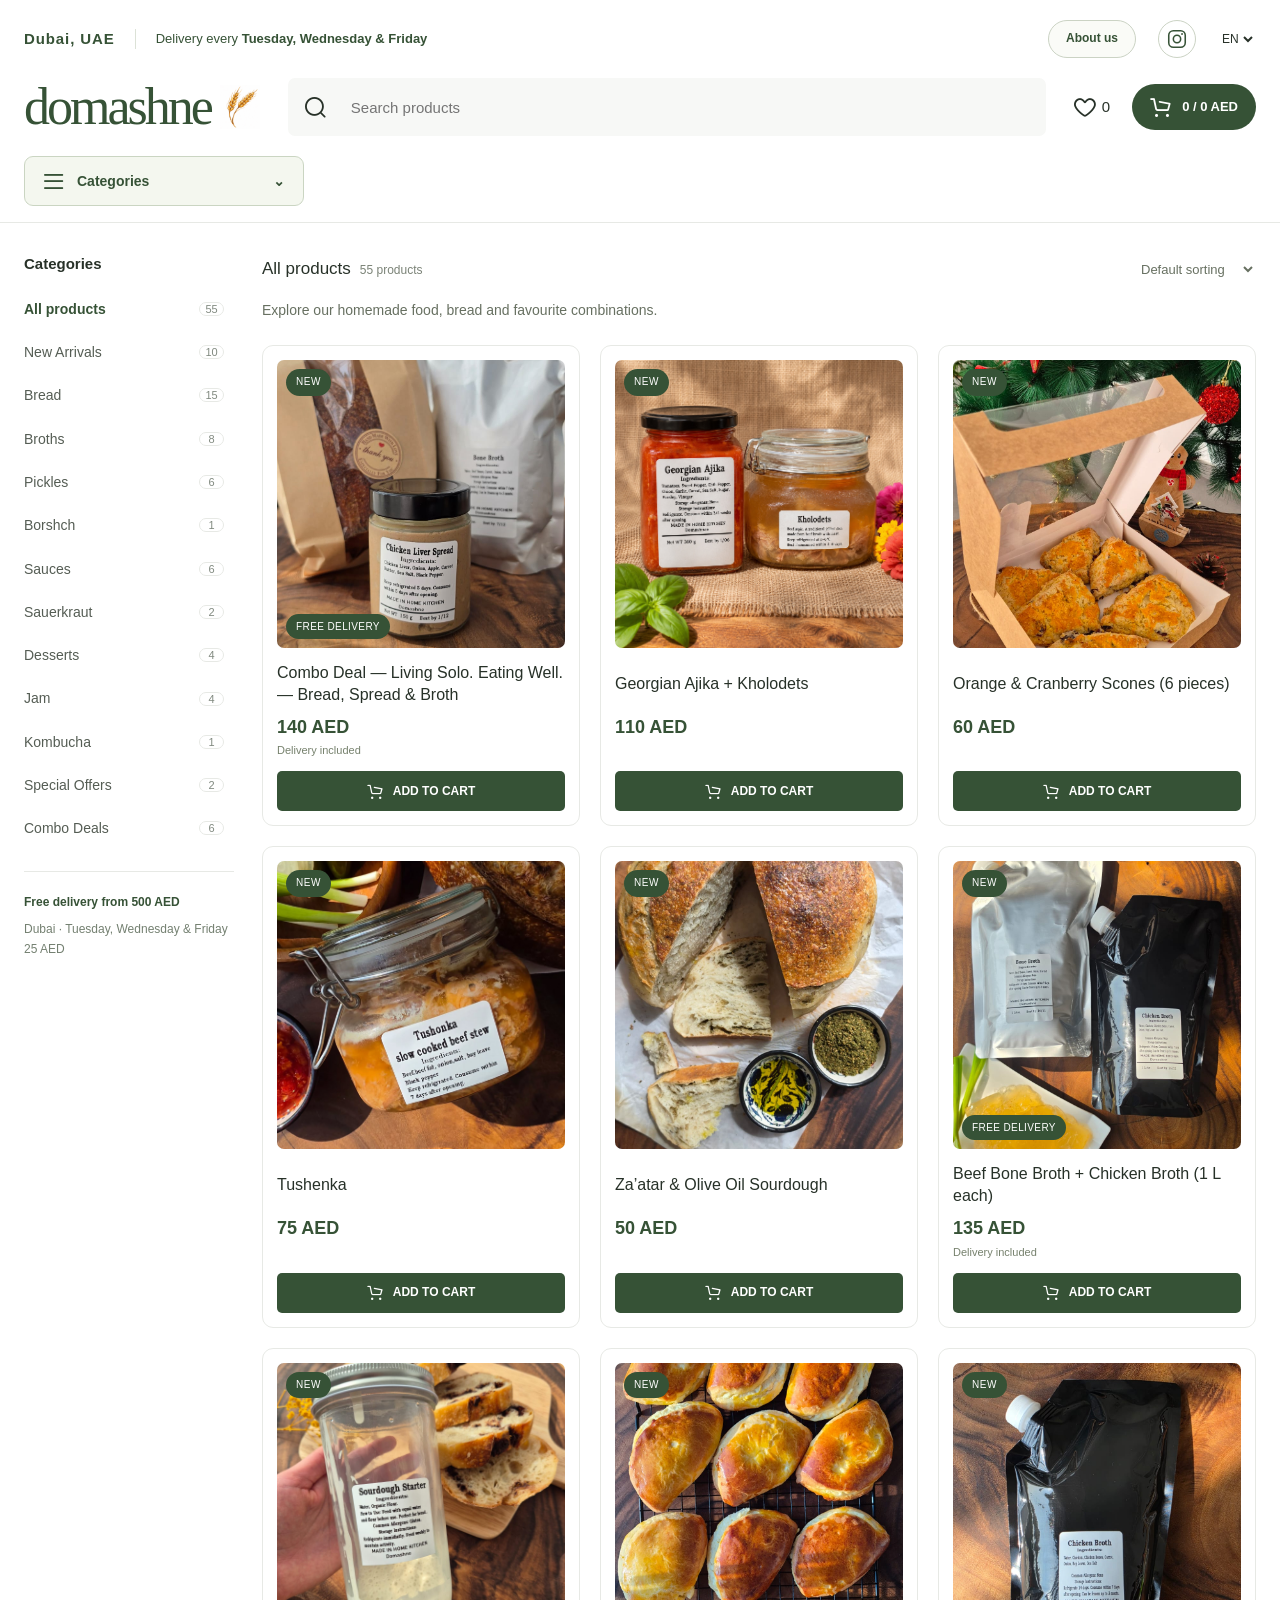
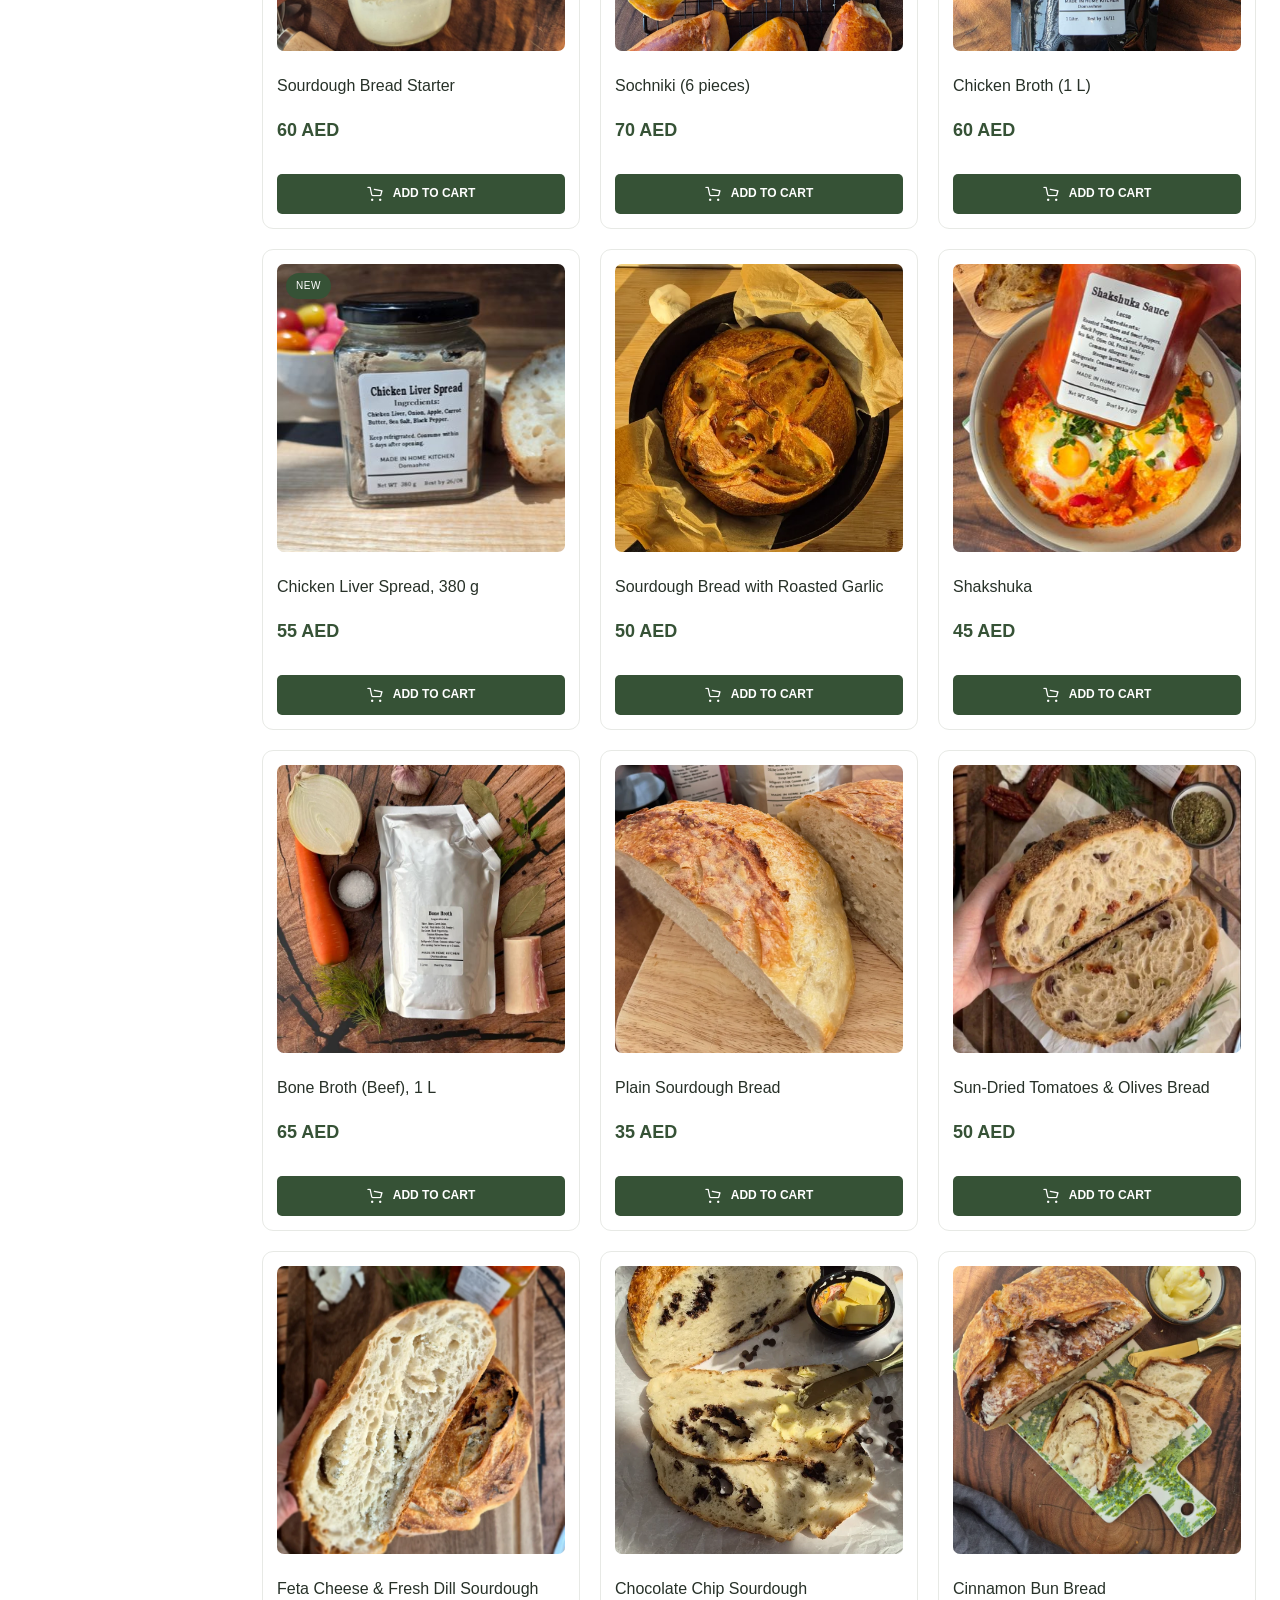
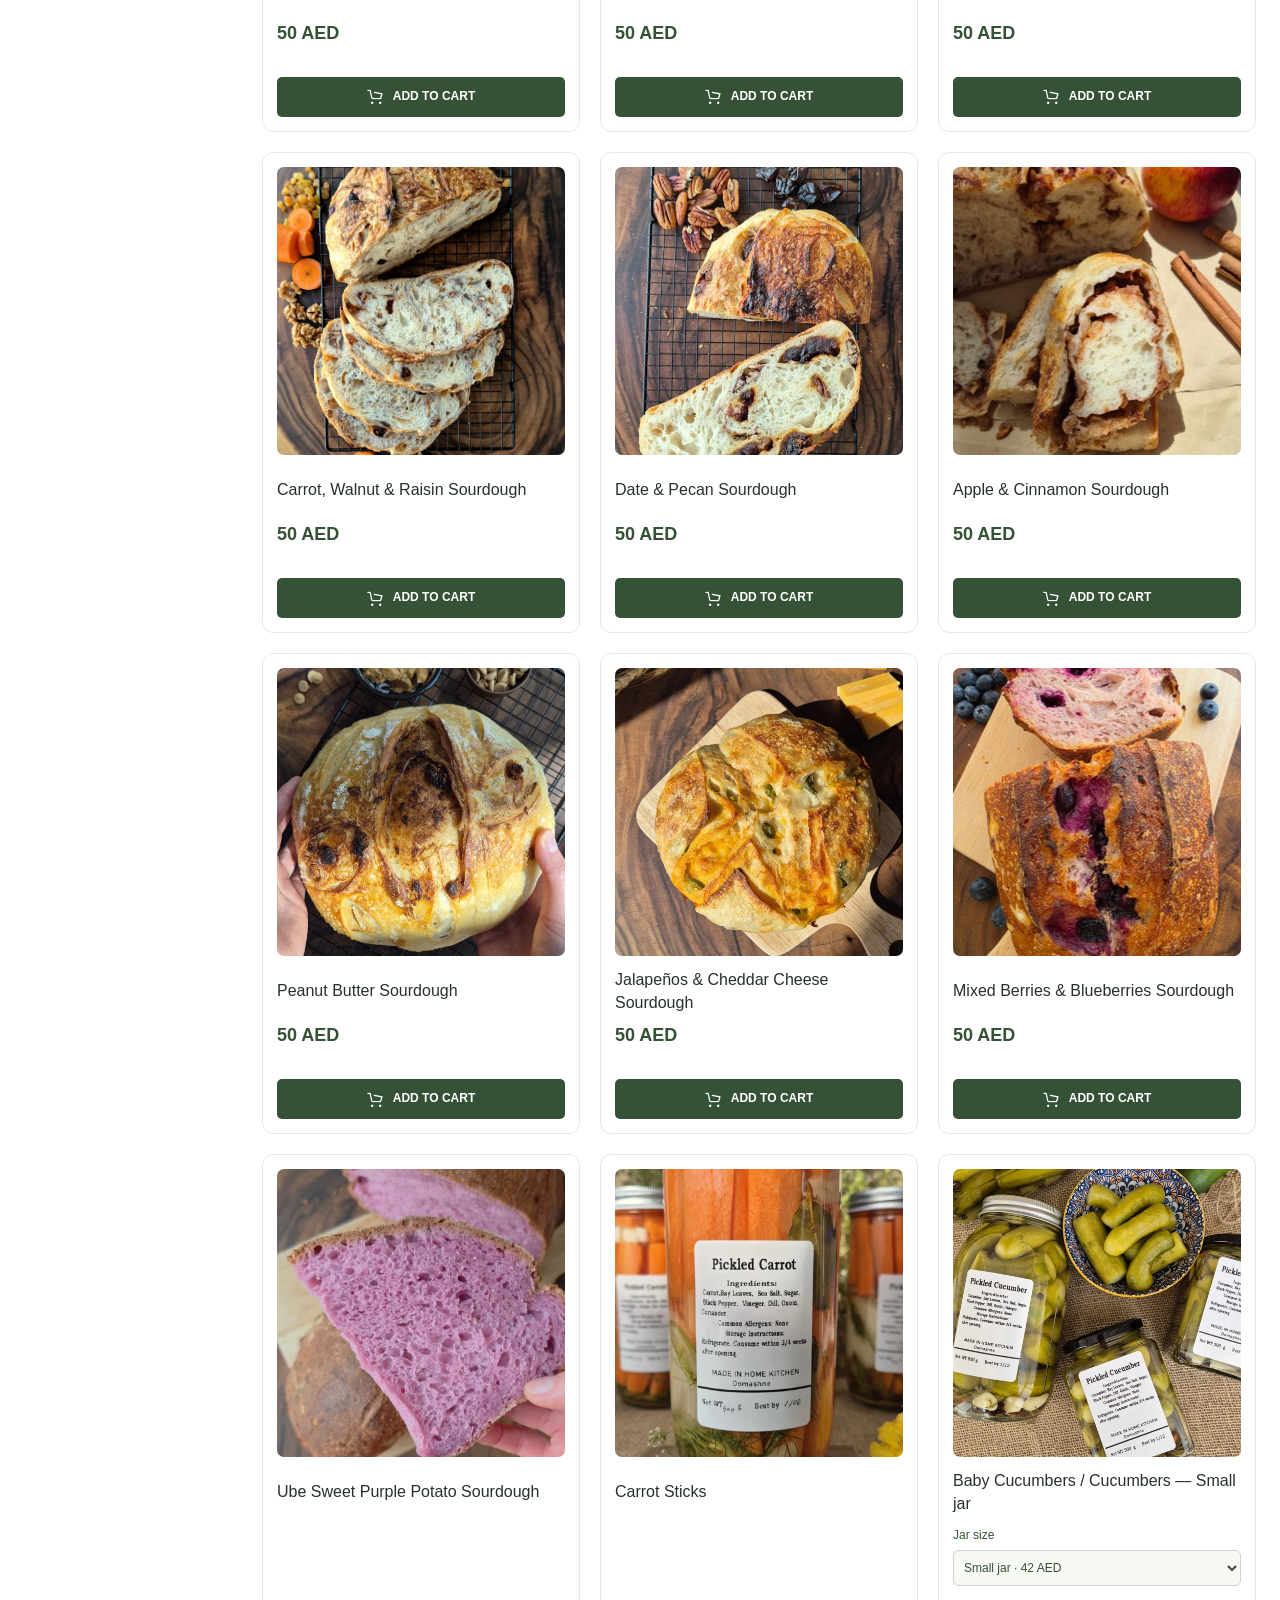
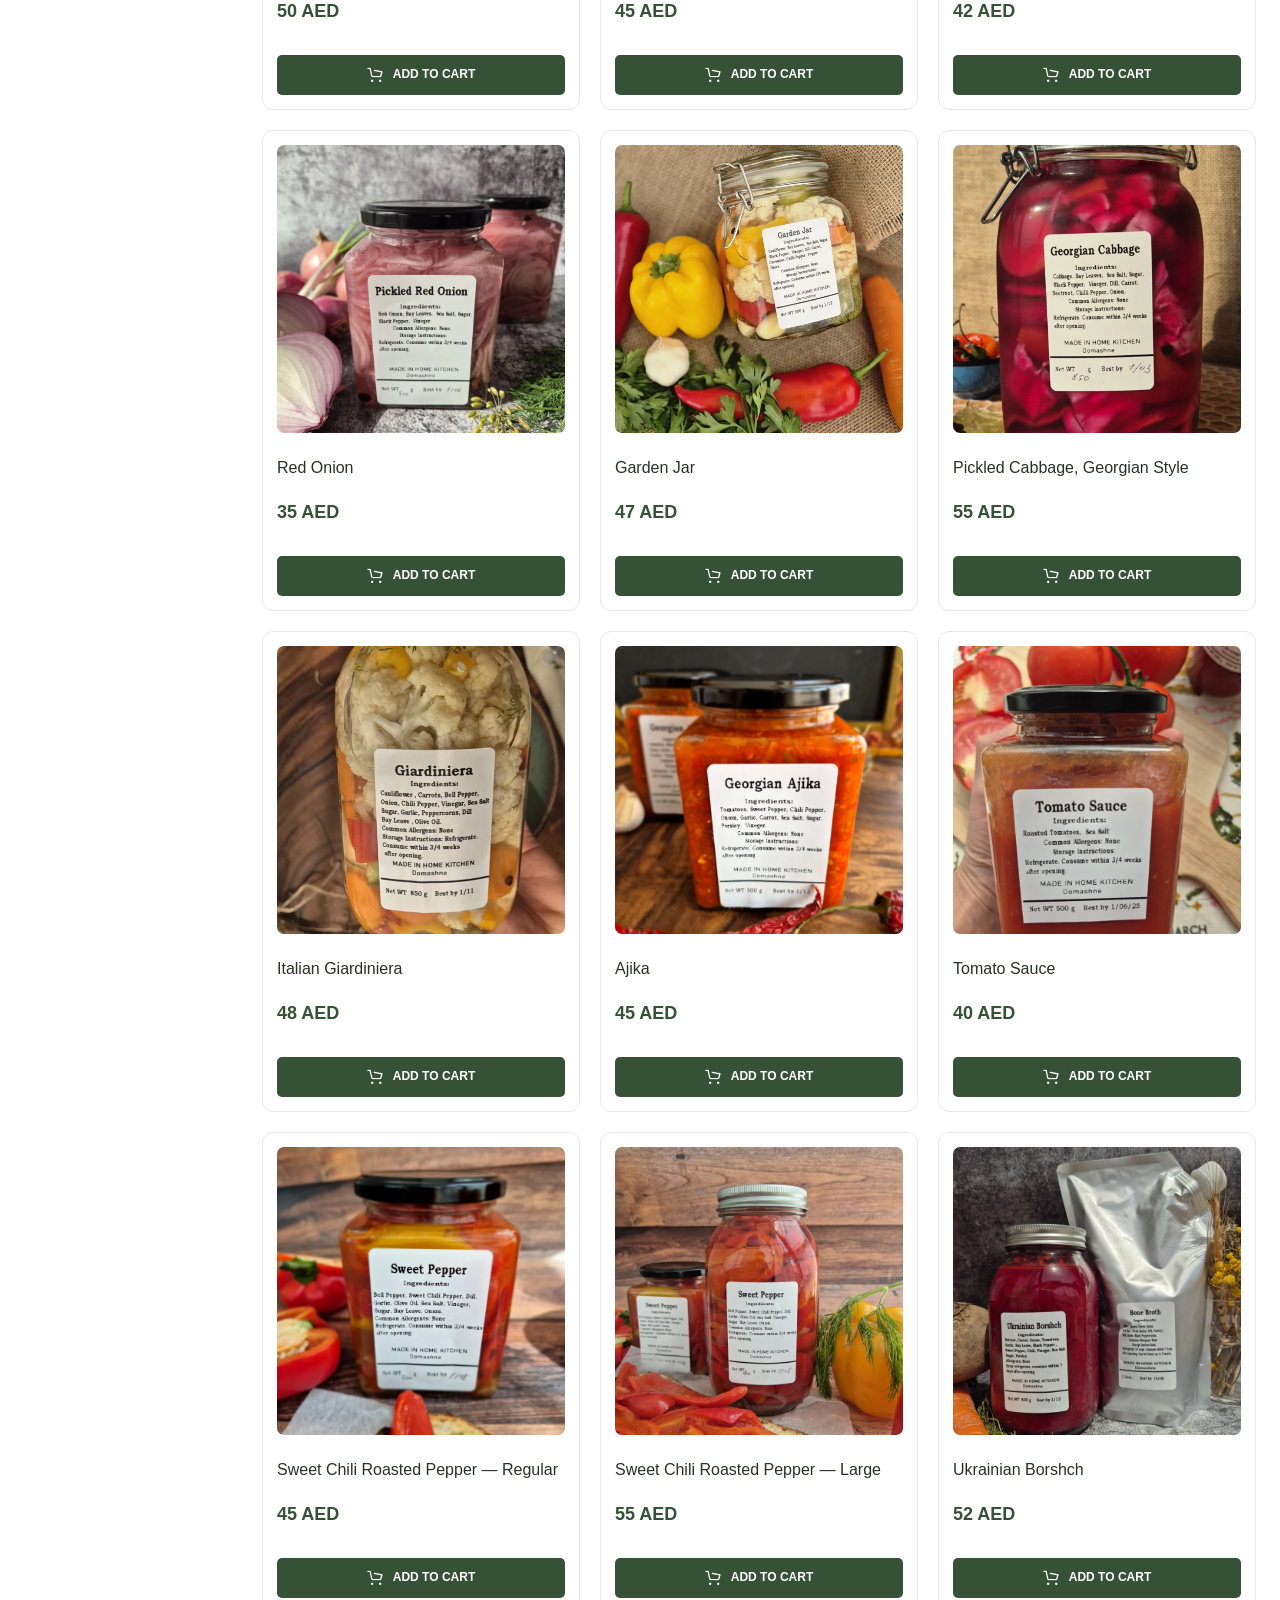
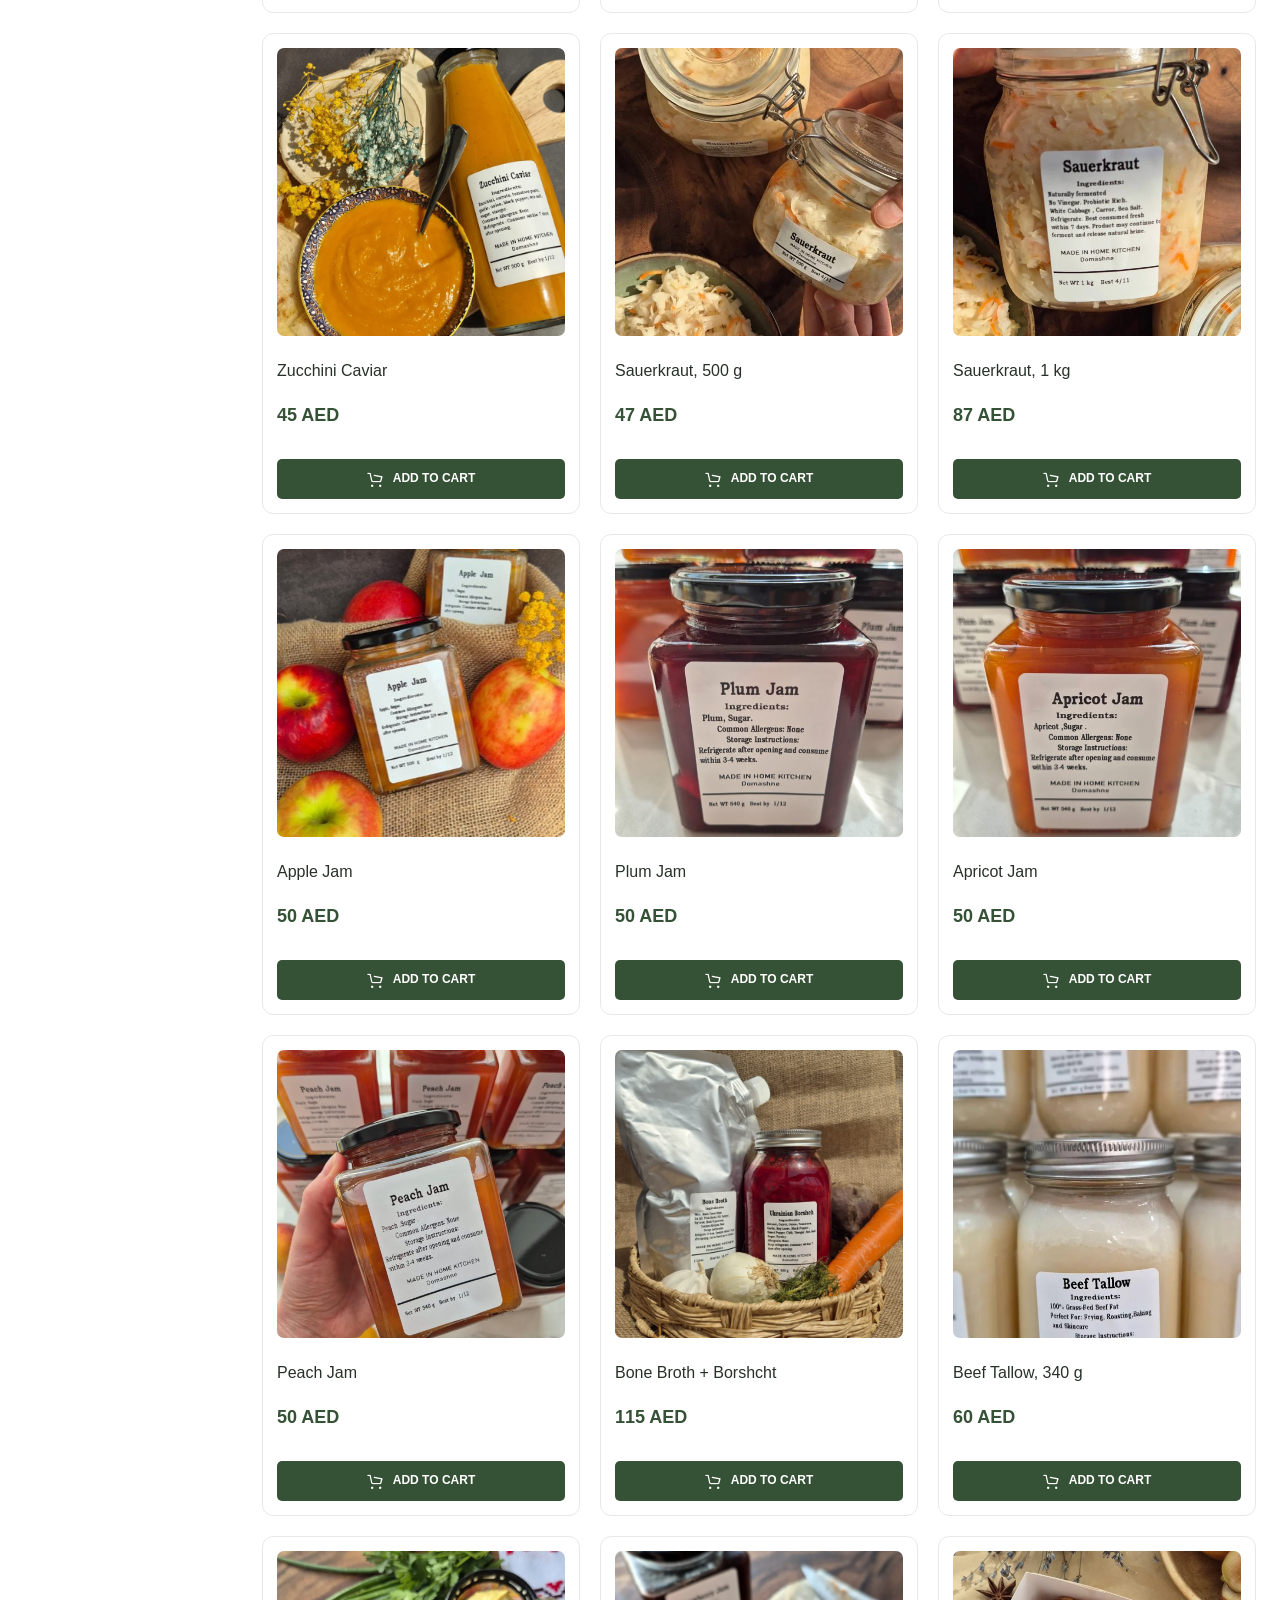
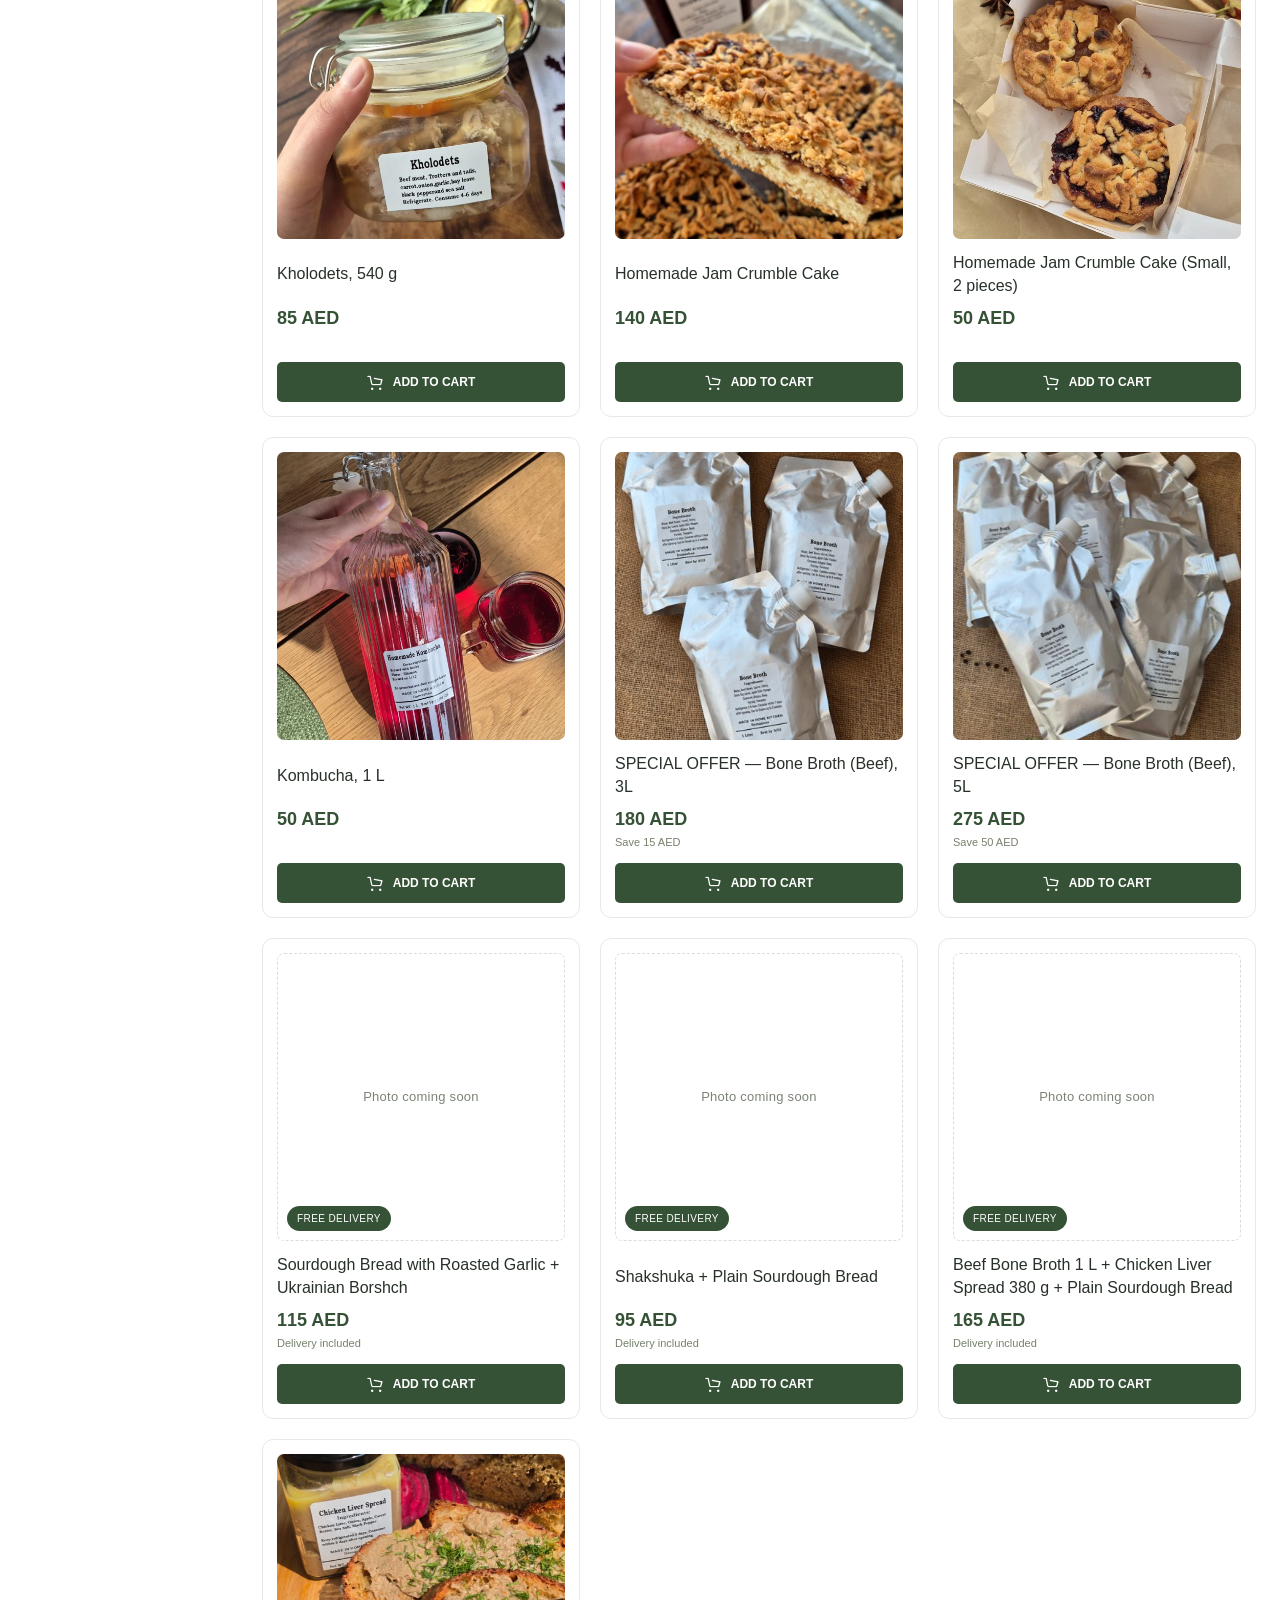
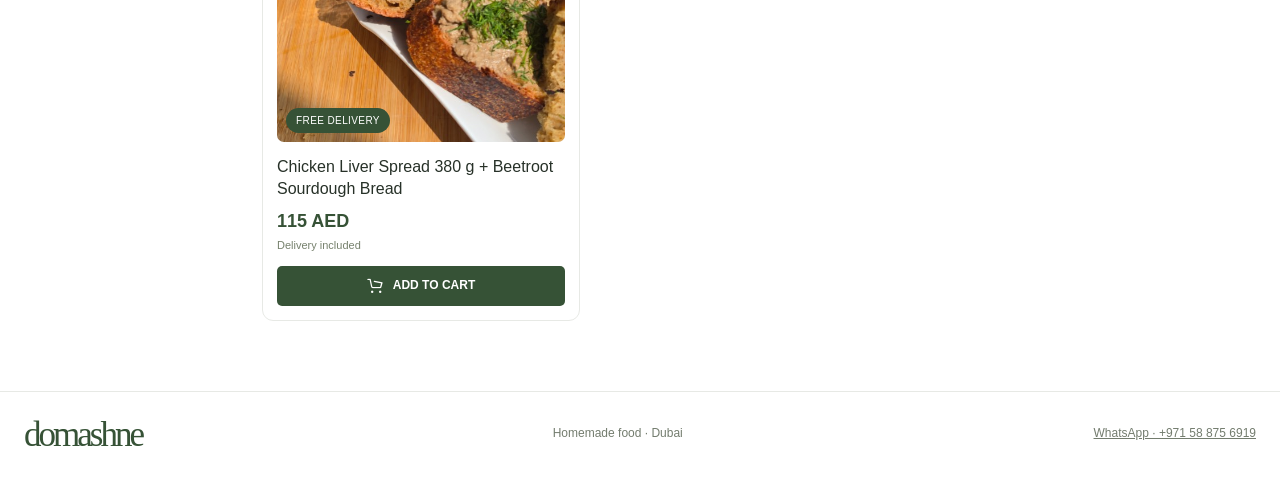
<file: index.html>
<!doctype html><html lang="en"><head>
<meta charset="utf-8">
<meta name="viewport" content="width=device-width, initial-scale=1, viewport-fit=cover">
<title>Homemade Food Delivery in Dubai | Domashneae</title>
<meta name="description" content="Order homemade food delivery in Dubai from Domashneae: sourdough bread, beef bone broth, Ukrainian borshch, sauerkraut, spreads and desserts.">
<link rel="canonical" href="https://www.domashneae.com/">
<meta name="robots" content="index, follow">
<meta name="google-site-verification" content="gDtk9L5qSTmAR1mvwnfsfaUTFPTHBy5pWWwxs3Tpckc">
<meta property="og:type" content="website">
<meta property="og:site_name" content="Domashneae">
<meta property="og:title" content="Homemade Food Delivery in Dubai | Domashneae">
<meta property="og:description" content="Order homemade food delivery in Dubai from Domashneae: sourdough bread, beef bone broth, Ukrainian borshch, sauerkraut, spreads and desserts.">
<meta property="og:url" content="https://www.domashneae.com/">
<meta property="og:locale" content="en_AE">
<meta name="twitter:card" content="summary">
<meta name="twitter:title" content="Homemade Food Delivery in Dubai | Domashneae">
<meta name="twitter:description" content="Order homemade food delivery in Dubai from Domashneae: sourdough bread, beef bone broth, Ukrainian borshch, sauerkraut, spreads and desserts.">
<script type="application/ld+json">
{
  "@context": "https://schema.org",
  "@graph": [
    {
      "@type": "Organization",
      "@id": "https://www.domashneae.com/#organization",
      "name": "Domashneae",
      "alternateName": "domashne",
      "url": "https://www.domashneae.com/",
      "description": "Homemade food delivery across Dubai, including sourdough bread, beef bone broth, Ukrainian borshch, sauerkraut, spreads and desserts.",
      "telephone": "+971588756919",
      "sameAs": [
        "https://www.instagram.com/domashneae/"
      ],
      "areaServed": {
        "@type": "City",
        "name": "Dubai"
      },
      "knowsAbout": [
        "Homemade food delivery in Dubai",
        "Sourdough bread",
        "Beef bone broth",
        "Ukrainian borshch",
        "Sauerkraut"
      ],
      "hasOfferCatalog": {
        "@type": "OfferCatalog",
        "name": "Domashneae food menu",
        "url": "https://www.domashneae.com/"
      }
    },
    {
      "@type": "WebSite",
      "@id": "https://www.domashneae.com/#website",
      "url": "https://www.domashneae.com/",
      "name": "Domashneae",
      "alternateName": "domashne",
      "inLanguage": "en",
      "publisher": {
        "@id": "https://www.domashneae.com/#organization"
      }
    },
    {
      "@type": "WebPage",
      "@id": "https://www.domashneae.com/#webpage",
      "url": "https://www.domashneae.com/",
      "name": "Homemade Food Delivery in Dubai | Domashneae",
      "description": "Order homemade food delivery in Dubai from Domashneae: sourdough bread, beef bone broth, Ukrainian borshch, sauerkraut, spreads and desserts.",
      "inLanguage": "en",
      "isPartOf": {
        "@id": "https://www.domashneae.com/#website"
      },
      "about": {
        "@id": "https://www.domashneae.com/#organization"
      }
    }
  ]
}
</script>
<!-- Meta Pixel Code -->
<script>
if (["domashneae.com", "www.domashneae.com"].includes(location.hostname)) {
!function(f,b,e,v,n,t,s)
{if(f.fbq)return;n=f.fbq=function(){n.callMethod?
n.callMethod.apply(n,arguments):n.queue.push(arguments)};
if(!f._fbq)f._fbq=n;n.push=n;n.loaded=!0;n.version='2.0';
n.queue=[];t=b.createElement(e);t.async=!0;
t.src=v;s=b.getElementsByTagName(e)[0];
s.parentNode.insertBefore(t,s)}(window, document,'script',
'https://connect.facebook.net/en_US/fbevents.js');
fbq('init', '1103655601557656');
fbq('track', 'PageView');
}
</script>
<!-- End Meta Pixel Code -->
<style>
:root{--cream:#f6f0e4;--paper:#fffdf8;--ink:#273128;--green:#365236;--muted:#727870;--line:#d7cfbf}
.seo-summary{order:0;background:var(--paper);border:1px solid var(--line);border-radius:22px;margin:0 0 14px;padding:18px 16px;text-align:left}
.seo-summary h2{font-size:25px;margin:0 0 8px}.seo-summary p{font:14px/1.55 Arial,sans-serif;margin:0 0 14px;color:var(--muted)}
.seo-summary nav{display:flex;flex-wrap:wrap;gap:8px;padding:2px 0 5px}.seo-summary a{color:var(--green);background:#eef3ea;border:1px solid #c9d4c4;border-radius:999px;padding:9px 13px;font:700 13px Arial,sans-serif;text-decoration:none}.seo-summary a:hover,.seo-summary a:focus-visible{background:var(--green);border-color:var(--green);color:white;outline:none}
html{scroll-behavior:smooth}.menu-card,.item[id]{scroll-margin-top:18px}
.new-badge{display:inline-block;background:var(--green);color:white;border-radius:999px;padding:5px 10px;font:700 12px Arial,sans-serif;letter-spacing:.08em}.order-info{order:1}.featured-product{order:2!important}.featured-product .item{border-top:0}
.wrap{display:flex!important;flex-direction:column}.menu-card{order:10}.menu-card:nth-of-type(6){order:1}.menu-card:nth-of-type(7){order:2}.menu-card:nth-of-type(1){order:3}.note{order:20}
.combo-card{order:3}.menu-card:nth-of-type(1){order:4}
#broths{order:3}#sourdough-bread{order:4}#pickles{order:5}#sauces-and-borshch{order:6}#sauerkraut{order:7}#desserts{order:8}#jams{order:9}#kombucha{order:10}#special-offers{order:2}#combos{order:12}
*{box-sizing:border-box}body{margin:0;background:var(--cream);color:var(--ink);font-family:Georgia,serif;padding-bottom:94px}.wrap{width:min(760px,100%);margin:auto;padding:20px 14px 36px}.hero{text-align:center;padding:20px 0 12px}.hero h1{font-size:62px;font-weight:400;line-height:1;margin:8px 0}.hero p{font:13px Arial,sans-serif;letter-spacing:.12em;text-transform:uppercase;color:var(--muted)}.top-buttons{display:flex;justify-content:center;gap:10px;flex-wrap:wrap;margin-top:15px}.top-buttons a{font:700 14px Arial,sans-serif;text-decoration:none;padding:11px 16px;border-radius:999px;border:1px solid var(--line);background:white;color:var(--ink)}.top-buttons .wa{background:var(--green);color:white;border-color:var(--green)}.menu-card{background:var(--paper);border:1px solid var(--line);border-radius:24px;margin:14px 0;padding:18px 16px 8px}.menu-card h2{font-size:28px;margin:0 0 4px}.subtitle{margin:0 0 10px;color:var(--muted);font-style:italic}.item{display:flex;justify-content:space-between;align-items:center;gap:16px;padding:13px 0;border-top:1px dotted var(--line)}.item-name{font-size:18px;line-height:1.25}.price{font:700 15px Arial,sans-serif;margin-top:4px}.qty{display:flex;align-items:center;gap:9px;font:700 15px Arial,sans-serif;flex:none}.qty button{width:36px;height:36px;border-radius:50%;border:1px solid var(--line);background:white;font-size:22px}#cartbar{display:none;position:fixed;z-index:10;left:50%;bottom:max(12px,env(safe-area-inset-bottom));transform:translateX(-50%);width:min(732px,calc(100% - 24px));background:var(--green);color:white;border:0;border-radius:18px;padding:16px 18px;font:700 16px Arial,sans-serif;justify-content:space-between}#cartbar.visible{display:flex}#overlay{display:none;position:fixed;z-index:30;inset:0;background:rgba(0,0,0,.45);align-items:flex-end}#overlay.visible{display:flex}.sheet{width:min(760px,100%);max-height:92vh;overflow:auto;margin:auto;background:var(--cream);border-radius:26px 26px 0 0;padding:18px 16px calc(20px + env(safe-area-inset-bottom))}.sheet-head{display:flex;justify-content:space-between;align-items:center}.sheet h3{font-size:30px;margin:0}.close{width:40px;height:40px;border-radius:50%;border:1px solid var(--line);background:white;font-size:22px}.cart-row{font-family:Arial,sans-serif;padding:11px 0;border-bottom:1px dotted var(--line)}.total{display:flex;justify-content:space-between;font:700 20px Arial,sans-serif;padding:16px 0}input,textarea{width:100%;border:1px solid var(--line);border-radius:12px;padding:12px 13px;margin:5px 0;font:15px Arial,sans-serif;background:white}textarea{min-height:76px}.send{width:100%;min-height:54px;border:0;border-radius:15px;background:#1f8b4c;color:white;font:700 17px Arial,sans-serif;margin-top:8px}.note{text-align:center;color:var(--muted);font:12px Arial,sans-serif}.order-info{background:#eef3ea;border:1px solid #c9d4c4;border-radius:18px;padding:14px 16px;margin:8px 0 16px;text-align:center;font:14px/1.5 Arial,sans-serif;color:var(--ink)}.order-info strong{color:var(--green)}.cart-policy{background:white;border:1px solid var(--line);border-radius:12px;padding:11px 12px;margin:8px 0 12px;font:13px/1.45 Arial,sans-serif;color:var(--muted)}

.geo-info{order:19;background:var(--paper);border:1px solid var(--line);border-radius:24px;margin:14px 0;padding:18px 16px;color:var(--ink)}
.geo-info h2{font-size:28px;margin:0 0 12px}.geo-info h3{font-size:24px;margin:16px 0 12px}.geo-info h4{font-size:20px;margin:20px 0 8px}.geo-info p,.geo-info nav{font:15px/1.65 Arial,sans-serif;margin:0 0 12px}.geo-info a{color:var(--green);text-underline-offset:3px}.geo-language{border-top:1px solid var(--line);padding:12px 0}.geo-language:last-child{padding-bottom:0}.geo-language summary{cursor:pointer;font:700 16px/1.5 Arial,sans-serif;color:var(--green)}.geo-language summary:focus-visible{outline:2px solid var(--green);outline-offset:4px;border-radius:4px}

[hidden]{display:none!important}.hero{position:relative;padding-top:52px}.language-switch{position:absolute;top:0;right:0;z-index:25;font-family:Arial,sans-serif}.language-switch button{cursor:pointer;font:700 14px Arial,sans-serif}#language-button{display:flex;align-items:center;justify-content:center;gap:3px;border:0;border-radius:50%;width:48px;height:48px;padding:0;background:var(--green);color:white}#language-options{position:absolute;right:0;top:calc(100% + 8px);min-width:162px;padding:6px;background:var(--paper);border:1px solid var(--line);border-radius:18px;box-shadow:0 8px 24px #2731281a}#language-options button{display:block;width:100%;text-align:left;min-height:44px;border:0;border-radius:12px;background:transparent;padding:10px 12px;color:var(--ink)}#language-options button:hover,#language-options button[aria-pressed=true]{background:#eef3ea;color:var(--green)}.language-switch button:focus-visible{outline:3px solid #86a680;outline-offset:3px}.geo-language{border:0;padding:0}.item-name{overflow-wrap:anywhere}

#about-button{position:absolute;left:0;top:0;min-height:48px;padding:0 16px;border:1px solid var(--green);border-radius:999px;background:var(--paper);color:var(--green);font:700 14px Arial,sans-serif;cursor:pointer}
#about-button:hover{background:#eef3ea}#about-button:focus-visible,#about-close:focus-visible{outline:3px solid #86a680;outline-offset:3px}
#about-dialog{width:min(600px,calc(100% - 28px));max-height:85vh;max-height:85dvh;overflow:auto;overscroll-behavior:contain;border:1px solid var(--line);border-radius:24px;padding:0;background:var(--paper);color:var(--ink)}
#about-dialog::backdrop{background:rgba(39,49,40,.48)}#about-dialog .geo-info{border:0;margin:0;padding:26px 24px}#about-dialog .geo-info h2{padding-right:40px}#about-close{position:absolute;right:12px;top:12px;width:40px;height:40px;border:1px solid var(--line);border-radius:50%;background:var(--paper);color:var(--ink);font:24px Arial,sans-serif;cursor:pointer}body:has(#about-dialog[open]){overflow:hidden}
body:has(#overlay.visible){overflow:hidden}
.featured-product .item + .item{border-top:1px dotted var(--line)}
</style><link rel="stylesheet" href="redesign.css"></head><body><noscript><img alt="" height="1" width="1" style="display:none"
src="https://www.facebook.com/tr?id=1103655601557656&ev=PageView&noscript=1"
/></noscript><div class="wrap"><header class="hero"><button type="button" id="about-button" aria-haspopup="dialog" aria-controls="about-dialog">About us</button><div class="language-switch"><button id="language-button" type="button" aria-expanded="false" aria-controls="language-options" aria-label="English"><span>EN</span><span aria-hidden="true">⌄</span></button><div id="language-options" hidden><button type="button" data-language="en" lang="en" aria-pressed="true">English</button><button type="button" data-language="uk" lang="uk" aria-pressed="false">Українська</button><button type="button" data-language="ru" lang="ru" aria-pressed="false">Русский</button></div></div><h1>domashne</h1><p>Homemade food · Dubai</p><div class="top-buttons"><a class="wa" href="https://api.whatsapp.com/send/?phone=971588756919&type=phone_number&app_absent=0" target="_blank">WhatsApp</a><a href="https://www.instagram.com/domashneae/" target="_blank">View food photos on Instagram</a></div></header><div class="order-info"><strong>Delivery across Dubai:</strong> Tuesday, Wednesday &amp; Friday · 25 AED<br><strong>Free delivery on orders from 500 AED</strong><br>5% VAT applies to payment-link orders.</div><section class="menu-card" id="sourdough-bread"><h2>Sourdough Bread Selection</h2><p class=subtitle>All made with natural sourdough starter</p><div class="item"><div><div class="item-name">Plain Sourdough Bread</div><div class="price">35 AED</div></div><div class="qty"><button onclick="changeQty(1,-1)">−</button><span id="q1">0</span><button onclick="changeQty(1,1)">+</button></div></div><div class="item"><div><div class="item-name">Sourdough Bread with Roasted Garlic</div><div class="price">50 AED</div></div><div class="qty"><button onclick="changeQty(2,-1)">−</button><span id="q2">0</span><button onclick="changeQty(2,1)">+</button></div></div><div class="item"><div><div class="item-name">Sun-Dried Tomatoes &amp; Olives Bread</div><div class="price">50 AED</div></div><div class="qty"><button onclick="changeQty(3,-1)">−</button><span id="q3">0</span><button onclick="changeQty(3,1)">+</button></div></div><div class="item"><div><div class="item-name">Feta Cheese &amp; Fresh Dill Sourdough</div><div class="price">50 AED</div></div><div class="qty"><button onclick="changeQty(4,-1)">−</button><span id="q4">0</span><button onclick="changeQty(4,1)">+</button></div></div><div class="item"><div><div class="item-name">Chocolate Chip Sourdough</div><div class="price">50 AED</div></div><div class="qty"><button onclick="changeQty(5,-1)">−</button><span id="q5">0</span><button onclick="changeQty(5,1)">+</button></div></div><div class="item"><div><div class="item-name">Cinnamon Bun Bread</div><div class="price">50 AED</div></div><div class="qty"><button onclick="changeQty(6,-1)">−</button><span id="q6">0</span><button onclick="changeQty(6,1)">+</button></div></div><div class="item"><div><div class="item-name">Carrot, Walnut &amp; Raisin Sourdough</div><div class="price">50 AED</div></div><div class="qty"><button onclick="changeQty(7,-1)">−</button><span id="q7">0</span><button onclick="changeQty(7,1)">+</button></div></div><div class="item"><div><div class="item-name">Date &amp; Pecan Sourdough</div><div class="price">50 AED</div></div><div class="qty"><button onclick="changeQty(8,-1)">−</button><span id="q8">0</span><button onclick="changeQty(8,1)">+</button></div></div><div class="item"><div><div class="item-name">Apple &amp; Cinnamon Sourdough</div><div class="price">50 AED</div></div><div class="qty"><button onclick="changeQty(9,-1)">−</button><span id="q9">0</span><button onclick="changeQty(9,1)">+</button></div></div><div class="item"><div><div class="item-name">Peanut Butter Sourdough</div><div class="price">50 AED</div></div><div class="qty"><button onclick="changeQty(10,-1)">−</button><span id="q10">0</span><button onclick="changeQty(10,1)">+</button></div></div><div class="item"><div><div class="item-name">Jalapeños &amp; Cheddar Cheese Sourdough</div><div class="price">50 AED</div></div><div class="qty"><button onclick="changeQty(11,-1)">−</button><span id="q11">0</span><button onclick="changeQty(11,1)">+</button></div></div><div class="item"><div><div class="item-name">Mixed Berries &amp; Blueberries Sourdough</div><div class="price">50 AED</div></div><div class="qty"><button onclick="changeQty(12,-1)">−</button><span id="q12">0</span><button onclick="changeQty(12,1)">+</button></div></div><div class="item"><div><div class="item-name">Ube Sweet Purple Potato Sourdough</div><div class="price">50 AED</div></div><div class="qty"><button onclick="changeQty(13,-1)">−</button><span id="q13">0</span><button onclick="changeQty(13,1)">+</button></div></div></section><section class="menu-card"><h2>Homemade Pickles</h2><p class=subtitle>Sweet &amp; sour brine using apple cider vinegar</p><div class="item"><div><div class="item-name">Carrot Sticks</div><div class="price">45 AED</div></div><div class="qty"><button onclick="changeQty(14,-1)">−</button><span id="q14">0</span><button onclick="changeQty(14,1)">+</button></div></div><div class="item"><div><div class="item-name">Baby Cucumbers / Cucumbers</div><div class="price">47 AED</div></div><div class="qty"><button onclick="changeQty(15,-1)">−</button><span id="q15">0</span><button onclick="changeQty(15,1)">+</button></div></div><div class="item"><div><div class="item-name">Red Onion</div><div class="price">35 AED</div></div><div class="qty"><button onclick="changeQty(16,-1)">−</button><span id="q16">0</span><button onclick="changeQty(16,1)">+</button></div></div><div class="item"><div><div class="item-name">Garden Jar</div><div class="price">47 AED</div></div><div class="qty"><button onclick="changeQty(17,-1)">−</button><span id="q17">0</span><button onclick="changeQty(17,1)">+</button></div></div><div class="item"><div><div class="item-name">Pickled Cabbage, Georgian Style</div><div class="price">55 AED</div></div><div class="qty"><button onclick="changeQty(18,-1)">−</button><span id="q18">0</span><button onclick="changeQty(18,1)">+</button></div></div><div class="item"><div><div class="item-name">Italian Giardiniera</div><div class="price">48 AED</div></div><div class="qty"><button onclick="changeQty(19,-1)">−</button><span id="q19">0</span><button onclick="changeQty(19,1)">+</button></div></div></section><section class="menu-card" id="sauces-and-borshch"><h2>House-Made Sauces</h2><div class="item"><div><div class="item-name">Shakshuka</div><div class="price">45 AED</div></div><div class="qty"><button onclick="changeQty(20,-1)">−</button><span id="q20">0</span><button onclick="changeQty(20,1)">+</button></div></div><div class="item"><div><div class="item-name">Ajika</div><div class="price">45 AED</div></div><div class="qty"><button onclick="changeQty(21,-1)">−</button><span id="q21">0</span><button onclick="changeQty(21,1)">+</button></div></div><div class="item"><div><div class="item-name">Tomato Sauce</div><div class="price">40 AED</div></div><div class="qty"><button onclick="changeQty(22,-1)">−</button><span id="q22">0</span><button onclick="changeQty(22,1)">+</button></div></div><div class="item"><div><div class="item-name">Sweet Chili Roasted Pepper — Regular</div><div class="price">45 AED</div></div><div class="qty"><button onclick="changeQty(23,-1)">−</button><span id="q23">0</span><button onclick="changeQty(23,1)">+</button></div></div><div class="item"><div><div class="item-name">Sweet Chili Roasted Pepper — Large</div><div class="price">55 AED</div></div><div class="qty"><button onclick="changeQty(24,-1)">−</button><span id="q24">0</span><button onclick="changeQty(24,1)">+</button></div></div><div class="item"><div><div class="item-name">Ukrainian Borshch</div><div class="price">52 AED</div></div><div class="qty"><button onclick="changeQty(25,-1)">−</button><span id="q25">0</span><button onclick="changeQty(25,1)">+</button></div></div><div class="item"><div><div class="item-name">Zucchini Caviar</div><div class="price">45 AED</div></div><div class="qty"><button onclick="changeQty(26,-1)">−</button><span id="q26">0</span><button onclick="changeQty(26,1)">+</button></div></div></section><section class="menu-card" id="sauerkraut"><h2>Sauerkraut</h2><div class="item"><div><div class="item-name">Sauerkraut, 500 g</div><div class="price">47 AED</div></div><div class="qty"><button onclick="changeQty(27,-1)">−</button><span id="q27">0</span><button onclick="changeQty(27,1)">+</button></div></div><div class="item"><div><div class="item-name">Sauerkraut, 1 kg</div><div class="price">87 AED</div></div><div class="qty"><button onclick="changeQty(28,-1)">−</button><span id="q28">0</span><button onclick="changeQty(28,1)">+</button></div></div></section><section class="menu-card"><h2>Seasonal Jam</h2><div class="item"><div><div class="item-name">Apple Jam</div><div class="price">50 AED</div></div><div class="qty"><button onclick="changeQty(29,-1)">−</button><span id="q29">0</span><button onclick="changeQty(29,1)">+</button></div></div><div class="item"><div><div class="item-name">Plum Jam</div><div class="price">50 AED</div></div><div class="qty"><button onclick="changeQty(30,-1)">−</button><span id="q30">0</span><button onclick="changeQty(30,1)">+</button></div></div><div class="item"><div><div class="item-name">Apricot Jam</div><div class="price">50 AED</div></div><div class="qty"><button onclick="changeQty(31,-1)">−</button><span id="q31">0</span><button onclick="changeQty(31,1)">+</button></div></div><div class="item"><div><div class="item-name">Peach Jam</div><div class="price">50 AED</div></div><div class="qty"><button onclick="changeQty(32,-1)">−</button><span id="q32">0</span><button onclick="changeQty(32,1)">+</button></div></div></section><section class="menu-card" id="broths"><h2>Bone Broth &amp; More</h2><div class="item"><div><div class="item-name">Bone Broth + Borshcht</div><div class="price">115 AED</div></div><div class="qty"><button onclick="changeQty(33,-1)">−</button><span id="q33">0</span><button onclick="changeQty(33,1)">+</button></div></div><div class="item"><div><div class="item-name">Bone Broth (Beef), 1 L</div><div class="price">65 AED</div></div><div class="qty"><button onclick="changeQty(34,-1)">−</button><span id="q34">0</span><button onclick="changeQty(34,1)">+</button></div></div><div class="item"><div><div class="item-name">Chicken Broth, 1 L</div><div class="price">60 AED</div></div><div class="qty"><button onclick="changeQty(35,-1)">−</button><span id="q35">0</span><button onclick="changeQty(35,1)">+</button></div></div><div class="item"><div><div class="item-name">Beef Tallow, 340 g</div><div class="price">60 AED</div></div><div class="qty"><button onclick="changeQty(36,-1)">−</button><span id="q36">0</span><button onclick="changeQty(36,1)">+</button></div></div><div class="item"><div><div class="item-name">Kholodets, 540 g</div><div class="price">85 AED</div></div><div class="qty"><button onclick="changeQty(37,-1)">−</button><span id="q37">0</span><button onclick="changeQty(37,1)">+</button></div></div></section><section class="menu-card"><h2>Special Offer</h2><div class="item"><div><div class="item-name">SPECIAL OFFER — Bone Broth (Beef), 3L</div><div class="price">180 AED (Save 15 AED)</div></div><div class="qty"><button onclick="changeQty(44,-1)">−</button><span id="q44">0</span><button onclick="changeQty(44,1)">+</button></div></div><div class="item"><div><div class="item-name">SPECIAL OFFER — Bone Broth (Beef), 5L</div><div class="price">275 AED (Save 50 AED)</div></div><div class="qty"><button onclick="changeQty(45,-1)">−</button><span id="q45">0</span><button onclick="changeQty(45,1)">+</button></div></div></section><section class="menu-card"><h2>Sweet Treats</h2><div class="item"><div><div class="item-name">Homemade Jam Crumble Cake</div><div class="price">140 AED</div></div><div class="qty"><button onclick="changeQty(38,-1)">−</button><span id="q38">0</span><button onclick="changeQty(38,1)">+</button></div></div><div class="item"><div><div class="item-name">Homemade Jam Crumble Cake (Small, 2 pieces)</div><div class="price">50 AED</div></div><div class="qty"><button onclick="changeQty(39,-1)">−</button><span id="q39">0</span><button onclick="changeQty(39,1)">+</button></div></div><div class="item"><div><div class="item-name">Sochniki (6 pieces)</div><div class="price">70 AED</div></div><div class="qty"><button onclick="changeQty(40,-1)">−</button><span id="q40">0</span><button onclick="changeQty(40,1)">+</button></div></div><div class="item"><div><div class="item-name">Oreshki (10 pieces)</div><div class="price">35 AED</div></div><div class="qty"><button onclick="changeQty(41,-1)">−</button><span id="q41">0</span><button onclick="changeQty(41,1)">+</button></div></div><div class="item"><div><div class="item-name">Oreshki (20 pieces)</div><div class="price">60 AED</div></div><div class="qty"><button onclick="changeQty(42,-1)">−</button><span id="q42">0</span><button onclick="changeQty(42,1)">+</button></div></div></section><section class="menu-card"><h2>Kombucha</h2><div class="item"><div><div class="item-name">Kombucha, 1 L</div><div class="price">50 AED</div></div><div class="qty"><button onclick="changeQty(43,-1)">−</button><span id="q43">0</span><button onclick="changeQty(43,1)">+</button></div></div></section>

<section class="seo-summary" aria-labelledby="homemade-food-dubai-title"><h2 id="homemade-food-dubai-title">Homemade Food Delivery in Dubai</h2><p>Order homemade food from Domashneae for delivery across Dubai. Explore natural sourdough bread, beef bone broth, chicken broth, Ukrainian borshch, sauerkraut, homemade pickles, spreads and desserts.</p><nav aria-label="Popular menu categories"><a href="#sourdough-bread">Sourdough bread</a> · <a href="#broths">Beef bone broth</a> · <a href="#sauerkraut">Sauerkraut</a> · <a href="#sauces-and-borshch">Ukrainian borshch</a></nav></section>
<p class="note">Choose quantities, open your order and send it via WhatsApp.</p></div>
<dialog id="about-dialog" aria-labelledby="about-domashneae-title"><button type="button" id="about-close" aria-label="Close about us" autofocus>×</button><section class="geo-info" id="about-domashneae" aria-labelledby="about-domashneae-title">
  <h2 id="about-domashneae-title">About domashne</h2>
  <div class="geo-language" lang="en">
    <h3>Homemade food delivery in Dubai</h3>
    <p>Domashneae (domashne) offers homemade food with delivery across Dubai. Our menu includes sourdough bread, beef bone broth, chicken broth, sauerkraut, homemade pickles, Ukrainian borshch, spreads and desserts. Choose your food from the menu and send your order via WhatsApp.</p>
    <nav aria-label="Explore the menu"><a href="#sourdough-bread">Sourdough bread</a> · <a href="#broths">Bone broth &amp; chicken broth</a> · <a href="#sauerkraut">Sauerkraut</a> · <a href="#sauces-and-borshch">Ukrainian borshch &amp; sauces</a></nav>
    <h4>Where and when do you deliver?</h4>
    <p>We deliver across Dubai on Tuesday, Wednesday and Friday. Delivery fees and free-delivery conditions are shown above the menu and in your order summary.</p>
    <h4>How do I place an order?</h4>
    <p>Select quantities, open your order, and enter your name, delivery address and preferred date and time. Then send the order via WhatsApp to <a href="https://wa.me/971588756919">+971 58 875 6919</a>.</p>
    <h4>Where can I see food photos?</h4>
    <p><a href="https://www.instagram.com/domashneae/" target="_blank" rel="noopener">View food photos on Instagram @domashneae</a>. Return to this menu to choose items and place your order.</p>
  </div>
  <div class="geo-language" lang="uk" hidden>
    <h3>Домашня їжа з доставкою по Дубаю</h3>
    <p>Domashneae (domashne) пропонує домашню їжу з доставкою по Дубаю. У нашому меню — хліб на заквасці, яловичий бульйон, курячий бульйон, квашена капуста, домашні мариновані овочі, український борщ, намазки та десерти. Виберіть страви в меню й надішліть замовлення через WhatsApp.</p>
    <nav aria-label="Перейти до розділів меню"><a href="#sourdough-bread">Хліб на заквасці</a> · <a href="#broths">Яловичий та курячий бульйони</a> · <a href="#sauerkraut">Квашена капуста</a> · <a href="#sauces-and-borshch">Український борщ і соуси</a></nav>
    <h4>Куди й коли ви доставляєте?</h4>
    <p>Ми доставляємо по Дубаю у вівторок, середу та п’ятницю. Вартість доставки й умови безкоштовної доставки вказані над меню та в підсумку вашого замовлення.</p>
    <h4>Як оформити замовлення?</h4>
    <p>Виберіть кількість, відкрийте замовлення й укажіть своє ім’я, адресу доставки та бажану дату й час. Потім надішліть замовлення через WhatsApp на номер <a href="https://wa.me/971588756919">+971 58 875 6919</a>.</p>
    <h4>Де подивитися фотографії страв?</h4>
    <p><a href="https://www.instagram.com/domashneae/" target="_blank" rel="noopener">Переглянути фото страв в Instagram @domashneae</a>. Поверніться до цього меню, щоб вибрати страви й оформити замовлення.</p>
  </div>
  <div class="geo-language" lang="ru" hidden>
    <h3>Домашняя еда с доставкой по Дубаю</h3>
    <p>Domashneae (domashne) предлагает домашнюю еду с доставкой по Дубаю. В нашем меню — хлеб на закваске, говяжий костный бульон, куриный бульон, квашеная капуста, домашние маринованные овощи, украинский борщ, намазки и десерты. Выберите блюда в меню и отправьте заказ через WhatsApp.</p>
    <nav aria-label="Перейти к разделам меню"><a href="#sourdough-bread">Хлеб на закваске</a> · <a href="#broths">Костный и куриный бульоны</a> · <a href="#sauerkraut">Квашеная капуста</a> · <a href="#sauces-and-borshch">Украинский борщ и соусы</a></nav>
    <h4>Куда и когда вы доставляете?</h4>
    <p>Мы доставляем по Дубаю во вторник, среду и пятницу. Стоимость доставки и условия бесплатной доставки указаны над меню и в итогах вашего заказа.</p>
    <h4>Как оформить заказ?</h4>
    <p>Выберите количество, откройте заказ и укажите своё имя, адрес доставки и желаемую дату и время. Затем отправьте заказ через WhatsApp на номер <a href="https://wa.me/971588756919">+971 58 875 6919</a>.</p>
    <h4>Где посмотреть фотографии блюд?</h4>
    <p><a href="https://www.instagram.com/domashneae/" target="_blank" rel="noopener">Посмотреть фото блюд в Instagram @domashneae</a>. Вернитесь к этому меню, чтобы выбрать блюда и оформить заказ.</p>
  </div>
</section></dialog>
<button id="cartbar" onclick="if(typeof fbq==='function'){fbq('track','InitiateCheckout');}openCart()"><span id="count">Your order</span><span id="amount">0 AED</span></button>
<div id="overlay" onclick="if(event.target===this)closeCart()"><div class="sheet"><div class="sheet-head"><h3>Your order</h3><button class="close" onclick="closeCart()">×</button></div><div id="cart"></div><div class="cart-row" id="subtotal-row"></div><div class="cart-row" id="delivery-row"></div><div class="total"><span>Total</span><span id="total">0 AED</span></div><input id="customer" placeholder="Name"><input id="address" placeholder="Delivery area / address"><input id="delivery" placeholder="Preferred date and time"><textarea id="comment" placeholder="Comment"></textarea><div class="cart-policy">Delivery fee: 25 AED. Free delivery from 500 AED. Delivery is included with Combo Deals. A 5% VAT charge applies when paying by payment link.</div><button class="send" onclick="sendOrder()">Send order via WhatsApp</button></div></div>
<script>
document.querySelector('.hero').after(document.querySelector('.seo-summary'));
document.querySelector('.order-info').insertAdjacentHTML('afterend','<div class="menu-card featured-product"><span class="new-badge">NEW</span><div class="item"><div><div class="item-name">Chicken Liver Spread, 380 g</div><div class="price">55 AED</div></div><div class="qty"><button onclick="changeQty(48,-1)">−</button><span id="q48">0</span><button onclick="changeQty(48,1)">+</button></div></div></div>');
window.addEventListener('DOMContentLoaded',function(){items.push({id:48,name:'Chicken Liver Spread, 380 g',price:55})});
document.querySelector('.featured-product').insertAdjacentHTML('beforeend','<div class="item"><div><div class="item-name">Tushenka</div><div class="price">75 AED</div></div><div class="qty"><button onclick="changeQty(51,-1)">−</button><span id="q51">0</span><button onclick="changeQty(51,1)">+</button></div></div>');
window.addEventListener('DOMContentLoaded',function(){items.push({id:51,name:'Tushenka',price:75})});
const comboSection=document.createElement('section');comboSection.className='menu-card combo-card';comboSection.id='combos';comboSection.innerHTML='<h2>Combo Deals</h2><p class="subtitle">Our favourite combinations · Delivery included in the price</p><div class="item"><div><div class="item-name">Sourdough Bread with Roasted Garlic + Ukrainian Borshch</div><div class="price">115 AED · Save 12 AED · Delivery included</div></div><div class="qty"><button onclick="changeQty(46,-1)">−</button><span id="q46">0</span><button onclick="changeQty(46,1)">+</button></div></div><div class="item"><div><div class="item-name">Shakshuka + Plain Sourdough Bread</div><div class="price">95 AED · Save 10 AED · Delivery included</div></div><div class="qty"><button onclick="changeQty(47,-1)">−</button><span id="q47">0</span><button onclick="changeQty(47,1)">+</button></div></div><div class="item"><div><div class="item-name">Beef Bone Broth 1 L + Chicken Liver Spread 380 g + Plain Sourdough Bread</div><div class="price">165 AED · Save 10 AED · Delivery included</div></div><div class="qty"><button onclick="changeQty(49,-1)">−</button><span id="q49">0</span><button onclick="changeQty(49,1)">+</button></div></div><div class="item"><div><div class="item-name">Chicken Liver Spread 380 g + Beetroot Sourdough Bread</div><div class="price">115 AED · Save 15 AED · Delivery included</div></div><div class="qty"><button onclick="changeQty(50,-1)">−</button><span id="q50">0</span><button onclick="changeQty(50,1)">+</button></div></div>';document.querySelector('.note').before(comboSection);comboSection.querySelector('.subtitle').after(comboSection.querySelector('#q50').closest('.item'));window.addEventListener('DOMContentLoaded',()=>items.push({id:46,name:'COMBO — Sourdough Bread with Roasted Garlic + Ukrainian Borshch',price:115,deliveryIncluded:true},{id:47,name:'COMBO — Shakshuka + Plain Sourdough Bread',price:95,deliveryIncluded:true},{id:49,name:'COMBO — Beef Bone Broth 1 L + Chicken Liver Spread 380 g + Plain Sourdough Bread',price:165,deliveryIncluded:true},{id:50,name:'COMBO — Chicken Liver Spread 380 g + Beetroot Sourdough Bread',price:115,deliveryIncluded:true}));
const sectionIds={'Homemade Pickles':'pickles','Sweet Treats':'desserts','Seasonal Jam':'jams','Kombucha':'kombucha','Special Offer':'special-offers'};document.querySelectorAll('.menu-card').forEach(section=>{const heading=section.querySelector('h2');if(heading&&sectionIds[heading.textContent.trim()])section.id=sectionIds[heading.textContent.trim()]});document.querySelectorAll('.item-name').forEach(name=>{if(name.textContent.trim()==='Ukrainian Borshch')name.closest('.item').id='ukrainian-borshch'});document.querySelector('.seo-summary nav').innerHTML='<a data-nav="broths" href="#broths">Broths</a><a data-nav="bread" href="#sourdough-bread">Bread</a><a data-nav="pickles" href="#pickles">Pickles</a><a data-nav="borshch" href="#ukrainian-borshch">Borshch</a><a data-nav="sauces" href="#sauces-and-borshch">Sauces</a><a data-nav="sauerkraut" href="#sauerkraut">Sauerkraut</a><a data-nav="desserts" href="#desserts">Desserts</a><a data-nav="jam" href="#jams">Jam</a><a data-nav="kombucha" href="#kombucha">Kombucha</a><a data-nav="offers" href="#special-offers">Special Offers</a><a data-nav="combos" href="#combos">Combo Deals</a>';
const summaryContent={en:{title:'Homemade Food Delivery in Dubai',description:'Explore slow-cooked broths, naturally leavened sourdough bread, Ukrainian borshch, house-made sauces, pickles, sauerkraut and traditional desserts.',nav:{broths:'Broths',bread:'Bread',pickles:'Pickles',borshch:'Borshch',sauces:'Sauces',sauerkraut:'Sauerkraut',desserts:'Desserts',jam:'Jam',kombucha:'Kombucha',offers:'Special Offers',combos:'Combo Deals'}},uk:{title:'Доставка домашньої їжі в Дубаї',description:'У меню — наваристі бульйони, натуральний хліб на заквасці, український борщ, домашні соуси, мариновані овочі, квашена капуста та традиційні десерти.',nav:{broths:'Бульйони',bread:'Хліб',pickles:'Мариновані овочі',borshch:'Борщ',sauces:'Соуси',sauerkraut:'Квашена капуста',desserts:'Десерти',jam:'Джем',kombucha:'Комбуча',offers:'Спецпропозиції',combos:'Комбо-набори'}},ru:{title:'Доставка домашней еды в Дубае',description:'В меню — наваристые бульоны, натуральный хлеб на закваске, украинский борщ, домашние соусы, соленья, квашеная капуста и традиционные десерты.',nav:{broths:'Бульоны',bread:'Хлеб',pickles:'Соленья',borshch:'Борщ',sauces:'Соусы',sauerkraut:'Квашеная капуста',desserts:'Десерты',jam:'Джем',kombucha:'Комбуча',offers:'Спецпредложения',combos:'Комбо-наборы'}}};
function updateSummaryLanguage(lang){const content=summaryContent[lang]||summaryContent.en;document.querySelector('.seo-summary h2').textContent=content.title;document.querySelector('.seo-summary p').textContent=content.description;document.querySelectorAll('.seo-summary [data-nav]').forEach(link=>link.textContent=content.nav[link.dataset.nav])}updateSummaryLanguage('en');
const items=[{"id": 1, "name": "Plain Sourdough Bread", "price": 35}, {"id": 2, "name": "Sourdough Bread with Roasted Garlic", "price": 50}, {"id": 3, "name": "Sun-Dried Tomatoes & Olives Bread", "price": 50}, {"id": 4, "name": "Feta Cheese & Fresh Dill Sourdough", "price": 50}, {"id": 5, "name": "Chocolate Chip Sourdough", "price": 50}, {"id": 6, "name": "Cinnamon Bun Bread", "price": 50}, {"id": 7, "name": "Carrot, Walnut & Raisin Sourdough", "price": 50}, {"id": 8, "name": "Date & Pecan Sourdough", "price": 50}, {"id": 9, "name": "Apple & Cinnamon Sourdough", "price": 50}, {"id": 10, "name": "Peanut Butter Sourdough", "price": 50}, {"id": 11, "name": "Jalapeños & Cheddar Cheese Sourdough", "price": 50}, {"id": 12, "name": "Mixed Berries & Blueberries Sourdough", "price": 50}, {"id": 13, "name": "Ube Sweet Purple Potato Sourdough", "price": 50}, {"id": 14, "name": "Carrot Sticks", "price": 45}, {"id": 15, "name": "Baby Cucumbers / Cucumbers", "price": 47}, {"id": 16, "name": "Red Onion", "price": 35}, {"id": 17, "name": "Garden Jar", "price": 47}, {"id": 18, "name": "Pickled Cabbage, Georgian Style", "price": 55}, {"id": 19, "name": "Italian Giardiniera", "price": 48}, {"id": 20, "name": "Shakshuka", "price": 45}, {"id": 21, "name": "Ajika", "price": 45}, {"id": 22, "name": "Tomato Sauce", "price": 40}, {"id": 23, "name": "Sweet Chili Roasted Pepper — Regular", "price": 45}, {"id": 24, "name": "Sweet Chili Roasted Pepper — Large", "price": 55}, {"id": 25, "name": "Ukrainian Borshch", "price": 52}, {"id": 26, "name": "Zucchini Caviar", "price": 45}, {"id": 27, "name": "Sauerkraut, 500 g", "price": 47}, {"id": 28, "name": "Sauerkraut, 1 kg", "price": 87}, {"id": 29, "name": "Apple Jam", "price": 50}, {"id": 30, "name": "Plum Jam", "price": 50}, {"id": 31, "name": "Apricot Jam", "price": 50}, {"id": 32, "name": "Peach Jam", "price": 50}, {"id": 33, "name": "Bone Broth + Borshcht", "price": 115}, {"id": 34, "name": "Bone Broth (Beef), 1 L", "price": 65}, {"id": 35, "name": "Chicken Broth, 1 L", "price": 60}, {"id": 36, "name": "Beef Tallow, 340 g", "price": 60}, {"id": 37, "name": "Kholodets, 540 g", "price": 85}, {"id": 38, "name": "Homemade Jam Crumble Cake", "price": 140}, {"id": 39, "name": "Homemade Jam Crumble Cake (Small, 2 pieces)", "price": 50}, {"id": 40, "name": "Sochniki (6 pieces)", "price": 70}, {"id": 41, "name": "Oreshki (10 pieces)", "price": 35}, {"id": 42, "name": "Oreshki (20 pieces)", "price": 60}, {"id": 43, "name": "Kombucha, 1 L", "price": 50}, {"id": 44, "name": "SPECIAL OFFER — Bone Broth (Beef), 3L", "price": 180}, {"id": 45, "name": "SPECIAL OFFER — Bone Broth (Beef), 5L", "price": 275}];const cart={};function changeQty(id,delta){cart[id]=Math.max(0,(cart[id]||0)+delta);if(cart[id]===0)delete cart[id];document.getElementById('q'+id).textContent=cart[id]||0;updateBar()}function getTotals(){let count=0,subtotal=0,hasCombo=false;Object.entries(cart).forEach(([id,qty])=>{const item=items.find(x=>x.id===Number(id));count+=qty;subtotal+=item.price*qty;if(item.deliveryIncluded)hasCombo=true});const delivery=count>0&&!hasCombo&&subtotal<500?25:0;return{count,subtotal,delivery,total:subtotal+delivery,hasCombo}}function updateBar(){const t=getTotals(),bar=document.getElementById('cartbar');document.getElementById('count').textContent=`Your order · ${t.count}`;document.getElementById('amount').textContent=`${t.subtotal} AED`;bar.classList.toggle('visible',t.count>0)}function openCart(){const list=document.getElementById('cart');list.innerHTML='';Object.entries(cart).forEach(([id,qty])=>{const item=items.find(x=>x.id===Number(id));const row=document.createElement('div');row.className='cart-row';row.textContent=`${item.name} × ${qty} — ${item.price*qty} AED${item.deliveryIncluded?' · Delivery included':''}`;list.appendChild(row)});const t=getTotals();document.getElementById('delivery-row').textContent=t.hasCombo?'Delivery — Included with Combo Deal':t.delivery?`Delivery — ${t.delivery} AED`:'Delivery — Free';document.getElementById('total').textContent=`${t.total} AED`;document.getElementById('overlay').classList.add('visible')}function closeCart(){document.getElementById('overlay').classList.remove('visible');document.getElementById('cartbar').focus()}function sendOrder(){const t=getTotals();if(!t.count)return;const lines=['Hello! I would like to place an order:',''];Object.entries(cart).forEach(([id,qty])=>{const item=items.find(x=>x.id===Number(id));lines.push(`• ${item.name} × ${qty} — ${item.price*qty} AED${item.deliveryIncluded?' (delivery included)':''}`)});lines.push('',`Subtotal: ${t.subtotal} AED`,t.hasCombo?'Delivery: Included with Combo Deal':t.delivery?`Delivery: ${t.delivery} AED`:'Delivery: Free',`Total: ${t.total} AED`,`Payment link: 5% VAT applies`,'',`Name: ${document.getElementById('customer').value||'—'}`,`Delivery area / address: ${document.getElementById('address').value||'—'}`,`Preferred date and time: ${document.getElementById('delivery').value||'—'}`,`Comment: ${document.getElementById('comment').value||'—'}`);window.location.href='https://wa.me/971588756919?text='+encodeURIComponent(lines.join('\n'))}
</script> <script> document.querySelectorAll('.qty button').forEach(function(btn){   var action=btn.getAttribute('onclick')||'';   if(action.includes(',1)')){     btn.addEventListener('click',function(){       var match=action.match(/changeQty\((\d+),1\)/);       if(!match)return;       var item=items.find(function(x){return x.id===Number(match[1]);});       if(item&&typeof fbq==='function'){         fbq('track','AddToCart',{           content_name:item.name,           content_ids:[String(item.id)],           content_type:'product',           value:item.price,           currency:'AED'         });       }     },true);   } });  var sendButton=document.querySelector('.send'); if(sendButton){   sendButton.addEventListener('click',function(){     var t=getTotals();     if(t.count>0&&typeof fbq==='function'){       fbq('track','Contact',{         content_name:'WhatsApp Order',         value:t.total,         currency:'AED'       });     }   },true); }  var whatsappButton=document.querySelector('.top-buttons .wa'); if(whatsappButton){   whatsappButton.addEventListener('click',function(){     if(typeof fbq==='function'){       fbq('track','Contact',{content_name:'Header WhatsApp'});     }   },true); } </script> <script id="site-translations">
const translations={"en": {"label": "English", "order": "Your order", "total": "Total", "subtotal": "Subtotal", "name": "Name", "address": "Delivery area / address", "date": "Preferred date and time", "comment": "Comment", "send": "Send order via WhatsApp", "delivery": "Delivery", "included": "Delivery included", "comboDelivery": "Included with Combo Deal", "free": "Free", "save": "Save", "greeting": "Hello! I would like to place an order:", "vat": "Payment link: 5% VAT applies", "close": "Close order", "add": "Add", "remove": "Remove", "policy": "Delivery fee: 25 AED. Free delivery from 500 AED. Delivery is included with Combo Deals. A 5% VAT charge applies when paying by payment link.", "info": "<strong>Delivery across Dubai:</strong> Tuesday, Wednesday &amp; Friday · 25 AED<br><strong>Free delivery on orders from 500 AED</strong><br>5% VAT applies to payment-link orders.", "text": {"Homemade food · Dubai": "Homemade food · Dubai", "View food photos on Instagram": "View food photos on Instagram", "Sourdough Bread Selection": "Sourdough Bread Selection", "All made with natural sourdough starter": "All made with natural sourdough starter", "Homemade Pickles": "Homemade Pickles", "Sweet & sour brine using apple cider vinegar": "Sweet & sour brine using apple cider vinegar", "House-Made Sauces": "House-Made Sauces", "Sauerkraut": "Sauerkraut", "Seasonal Jam": "Seasonal Jam", "Bone Broth & More": "Bone Broth & More", "Special Offer": "Special Offer", "Sweet Treats": "Sweet Treats", "Kombucha": "Kombucha", "Combo Deals": "Combo Deals", "Our favourite combinations · Delivery included in the price": "Our favourite combinations · Delivery included in the price", "NEW": "NEW", "About domashne": "About domashne", "Choose quantities, open your order and send it via WhatsApp.": "Choose quantities, open your order and send it via WhatsApp."}}, "uk": {"label": "Українська", "order": "Ваше замовлення", "total": "Разом", "subtotal": "Сума товарів", "name": "Ім’я", "address": "Район / адреса доставки", "date": "Бажана дата й час", "comment": "Коментар", "send": "Надіслати замовлення через WhatsApp", "delivery": "Доставка", "included": "Доставка включена", "comboDelivery": "Включена в комбо-набір", "free": "Безкоштовно", "save": "Економія", "greeting": "Вітаю! Хочу зробити замовлення:", "vat": "Оплата за посиланням: додається 5% ПДВ", "close": "Закрити замовлення", "add": "Додати", "remove": "Зменшити кількість", "policy": "Доставка: 25 AED. Безкоштовна доставка від 500 AED. Доставка комбо-наборів включена у вартість. При оплаті за посиланням додається 5% ПДВ.", "info": "<strong>Доставка по Дубаю:</strong> вівторок, середа та п’ятниця · 25 AED<br><strong>Безкоштовна доставка замовлень від 500 AED</strong><br>При оплаті за посиланням додається 5% ПДВ.", "text": {"Homemade food · Dubai": "Домашня їжа · Дубай", "View food photos on Instagram": "Переглянути фото страв в Instagram", "Sourdough Bread Selection": "Хліб на заквасці", "All made with natural sourdough starter": "Усе на натуральній заквасці", "Homemade Pickles": "Домашні мариновані овочі", "Sweet & sour brine using apple cider vinegar": "Кисло-солодкий маринад із яблучним оцтом", "House-Made Sauces": "Домашні соуси", "Sauerkraut": "Квашена капуста", "Seasonal Jam": "Сезонні джеми", "Bone Broth & More": "Бульйони та інше", "Special Offer": "Спеціальна пропозиція", "Sweet Treats": "Солодощі", "Kombucha": "Комбуча", "Combo Deals": "Комбо-набори", "Our favourite combinations · Delivery included in the price": "Наші улюблені поєднання · Доставка включена у вартість", "NEW": "НОВИНКА", "About domashne": "Про domashne", "Choose quantities, open your order and send it via WhatsApp.": "Виберіть кількість, відкрийте замовлення та надішліть його через WhatsApp."}}, "ru": {"label": "Русский", "order": "Ваш заказ", "total": "Итого", "subtotal": "Сумма товаров", "name": "Имя", "address": "Район / адрес доставки", "date": "Желаемая дата и время", "comment": "Комментарий", "send": "Отправить заказ через WhatsApp", "delivery": "Доставка", "included": "Доставка включена", "comboDelivery": "Включена в комбо-набор", "free": "Бесплатно", "save": "Экономия", "greeting": "Здравствуйте! Хочу сделать заказ:", "vat": "Оплата по ссылке: добавляется 5% НДС", "close": "Закрыть заказ", "add": "Добавить", "remove": "Уменьшить количество", "policy": "Доставка: 25 AED. Бесплатная доставка от 500 AED. Доставка комбо-наборов включена в стоимость. При оплате по ссылке добавляется 5% НДС.", "info": "<strong>Доставка по Дубаю:</strong> вторник, среда и пятница · 25 AED<br><strong>Бесплатная доставка заказов от 500 AED</strong><br>При оплате по ссылке добавляется 5% НДС.", "text": {"Homemade food · Dubai": "Домашняя еда · Дубай", "View food photos on Instagram": "Посмотреть фото блюд в Instagram", "Sourdough Bread Selection": "Хлеб на закваске", "All made with natural sourdough starter": "Всё на натуральной закваске", "Homemade Pickles": "Домашние маринованные овощи", "Sweet & sour brine using apple cider vinegar": "Кисло-сладкий маринад с яблочным уксусом", "House-Made Sauces": "Домашние соусы", "Sauerkraut": "Квашеная капуста", "Seasonal Jam": "Сезонные джемы", "Bone Broth & More": "Бульоны и другое", "Special Offer": "Специальное предложение", "Sweet Treats": "Сладости", "Kombucha": "Комбуча", "Combo Deals": "Комбо-наборы", "Our favourite combinations · Delivery included in the price": "Наши любимые сочетания · Доставка включена в стоимость", "NEW": "НОВИНКА", "About domashne": "О domashne", "Choose quantities, open your order and send it via WhatsApp.": "Выберите количество, откройте заказ и отправьте его через WhatsApp."}}};
const productTranslations={"uk": ["Хліб на заквасці", "Хліб на заквасці з печеним часником", "Хліб із в’яленими томатами та оливками", "Хліб на заквасці з фетою та свіжим кропом", "Хліб на заквасці з шоколадною крихтою", "Хліб зі смаком булочки з корицею", "Хліб на заквасці з морквою, волоським горіхом і родзинками", "Хліб на заквасці з фініками та пеканом", "Хліб на заквасці з яблуком і корицею", "Хліб на заквасці з арахісовою пастою", "Хліб на заквасці з халапеньйо та чедером", "Хліб на заквасці з ягодами та лохиною", "Хліб на заквасці з фіолетовою солодкою картоплею убе", "Морквяні палички", "Маленькі огірочки / огірки", "Червона цибуля", "Овочеве асорті «Garden Jar»", "Маринована капуста по-грузинськи", "Італійська джардиньєра", "Шакшука", "Аджика", "Томатний соус", "Печений перець із солодким чилі — стандартна порція", "Печений перець із солодким чилі — велика порція", "Український борщ", "Кабачкова ікра", "Квашена капуста, 500 г", "Квашена капуста, 1 кг", "Яблучний джем", "Сливовий джем", "Абрикосовий джем", "Персиковий джем", "Яловичий бульйон + борщ", "Яловичий бульйон, 1 л", "Курячий бульйон, 1 л", "Яловичий жир, 340 г", "Холодець, 540 г", "Домашній пиріг із джемом і крихтою", "Домашній пиріг із джемом і крихтою (маленький, 2 шматочки)", "Сочники (6 шт.)", "Горішки (10 шт.)", "Горішки (20 шт.)", "Комбуча, 1 л", "СПЕЦПРОПОЗИЦІЯ — яловичий бульйон, 3 л", "СПЕЦПРОПОЗИЦІЯ — яловичий бульйон, 5 л", "Хліб на заквасці з печеним часником + український борщ", "Шакшука + хліб на заквасці", "Паштет із курячої печінки, 380 г", "Яловичий бульйон 1 л + паштет із курячої печінки 380 г + хліб на заквасці", "Паштет із курячої печінки 380 г + буряковий хліб на заквасці"], "ru": ["Хлеб на закваске", "Хлеб на закваске с печёным чесноком", "Хлеб с вялеными томатами и оливками", "Хлеб на закваске с фетой и свежим укропом", "Хлеб на закваске с шоколадной крошкой", "Хлеб со вкусом булочки с корицей", "Хлеб на закваске с морковью, грецким орехом и изюмом", "Хлеб на закваске с финиками и пеканом", "Хлеб на закваске с яблоком и корицей", "Хлеб на закваске с арахисовой пастой", "Хлеб на закваске с халапеньо и чеддером", "Хлеб на закваске с ягодами и голубикой", "Хлеб на закваске с фиолетовым сладким картофелем убе", "Морковные палочки", "Маленькие огурчики / огурцы", "Красный лук", "Овощное ассорти «Garden Jar»", "Маринованная капуста по-грузински", "Итальянская джардиньера", "Шакшука", "Аджика", "Томатный соус", "Печёный перец со сладким чили — стандартная порция", "Печёный перец со сладким чили — большая порция", "Украинский борщ", "Кабачковая икра", "Квашеная капуста, 500 г", "Квашеная капуста, 1 кг", "Яблочный джем", "Сливовый джем", "Абрикосовый джем", "Персиковый джем", "Костный бульон + борщ", "Говяжий костный бульон, 1 л", "Куриный бульон, 1 л", "Говяжий жир, 340 г", "Холодец, 540 г", "Домашний пирог с джемом и крошкой", "Домашний пирог с джемом и крошкой (маленький, 2 кусочка)", "Сочники (6 шт.)", "Орешки (10 шт.)", "Орешки (20 шт.)", "Комбуча, 1 л", "СПЕЦПРЕДЛОЖЕНИЕ — говяжий костный бульон, 3 л", "СПЕЦПРЕДЛОЖЕНИЕ — говяжий костный бульон, 5 л", "Хлеб на закваске с печёным чесноком + украинский борщ", "Шакшука + хлеб на закваске", "Паштет из куриной печени, 380 г", "Говяжий костный бульон 1 л + паштет из куриной печени 380 г + хлеб на закваске", "Паштет из куриной печени 380 г + свекольный хлеб на закваске"]};
productTranslations.uk.push('Тушонка');
productTranslations.ru.push('Тушёнка');
let currentLanguage='en';
const originalText=new Map();
function tr(key){return translations[currentLanguage][key]}
function productName(item){return currentLanguage==='en'?item.name:productTranslations[currentLanguage][item.id-1]}
function deliveryText(t){return t.hasCombo?tr('comboDelivery'):t.delivery?`${t.delivery} AED`:tr('free')}
updateBar=function(){const t=getTotals();document.getElementById('count').textContent=`${tr('order')} · ${t.count}`;document.getElementById('amount').textContent=`${t.subtotal} AED`;document.getElementById('cartbar').classList.toggle('visible',t.count>0)};
openCart=function(){const list=document.getElementById('cart');list.replaceChildren();Object.entries(cart).forEach(([id,qty])=>{const item=items.find(x=>x.id===Number(id));const row=document.createElement('div');row.className='cart-row';row.textContent=`${productName(item)} × ${qty} — ${item.price*qty} AED${item.deliveryIncluded?' · '+tr('included'):''}`;list.appendChild(row)});const t=getTotals();document.getElementById('subtotal-row').textContent=`${tr('subtotal')} — ${t.subtotal} AED`;document.getElementById('delivery-row').textContent=`${tr('delivery')} — ${deliveryText(t)}`;document.getElementById('total').textContent=`${t.total} AED`;document.getElementById('overlay').classList.add('visible')};
function buildOrderMessage(){const t=getTotals();const lines=[tr('greeting'),''];Object.entries(cart).forEach(([id,qty])=>{const item=items.find(x=>x.id===Number(id));lines.push(`• ${productName(item)} × ${qty} — ${item.price*qty} AED${item.deliveryIncluded?' ('+tr('included')+')':''}`)});lines.push('',`${tr('subtotal')}: ${t.subtotal} AED`,`${tr('delivery')}: ${deliveryText(t)}`,`${tr('total')}: ${t.total} AED`,tr('vat'),'');[['customer','name'],['address','address'],['delivery','date'],['comment','comment']].forEach(([id,key])=>lines.push(`${tr(key)}: ${document.getElementById(id).value||'—'}`));return lines.join('\n')}
sendOrder=function(){if(!getTotals().count)return;window.location.href='https://wa.me/971588756919?text='+encodeURIComponent(buildOrderMessage())};
function closeLanguages(){document.getElementById('language-options').hidden=true;document.getElementById('language-button').setAttribute('aria-expanded','false')}
function setLanguage(lang,remember=false){if(!translations[lang])return;currentLanguage=lang;document.documentElement.lang=lang;document.getElementById('about-button').textContent={en:'About us',uk:'Про нас',ru:'О нас'}[lang];document.getElementById('about-close').setAttribute('aria-label',{en:'Close about us',uk:'Закрити інформацію про нас',ru:'Закрыть информацию о нас'}[lang]);
originalText.forEach((english,node)=>{node.textContent=translations[lang].text[english]||english});
document.querySelector('.order-info').innerHTML=tr('info');
updateSummaryLanguage(lang);
items.forEach(item=>{const row=document.getElementById('q'+item.id)?.closest('.item');if(!row)return;row.querySelector('.item-name').textContent=lang==='en'?item.name.replace(/^COMBO — /,''):productName(item);const save={44:15,45:50,46:12,47:10,49:10,50:15}[item.id];row.querySelector('.price').textContent=`${item.price} AED`+(save?(item.deliveryIncluded?` · ${tr('save')} ${save} AED · ${tr('included')}`:` (${tr('save')} ${save} AED)`):'');row.querySelectorAll('.qty button').forEach((button,i)=>button.setAttribute('aria-label',`${tr(i?'add':'remove')}: ${productName(item)}`))});
document.querySelector('.sheet h3').textContent=tr('order');document.querySelector('.total span').textContent=tr('total');document.querySelector('.cart-policy').textContent=tr('policy');document.querySelector('.send').textContent=tr('send');document.querySelector('.close').setAttribute('aria-label',tr('close'));
[['customer','name'],['address','address'],['delivery','date'],['comment','comment']].forEach(([id,key])=>{const field=document.getElementById(id);field.placeholder=tr(key);field.setAttribute('aria-label',tr(key))});
document.querySelectorAll('.geo-language').forEach(node=>node.hidden=node.lang!==lang);document.querySelector('#language-button span').textContent=lang.toUpperCase();document.getElementById('language-button').setAttribute('aria-label',tr('label'));document.querySelectorAll('[data-language]').forEach(button=>button.setAttribute('aria-pressed',String(button.dataset.language===lang)));
updateBar();if(document.getElementById('overlay').classList.contains('visible'))openCart();closeLanguages();if(remember){try{localStorage.setItem('domashne-language',lang)}catch{}}
}
window.addEventListener('DOMContentLoaded',()=>{
document.querySelectorAll('.hero p,.top-buttons a:not(.wa),.menu-card h2,.subtitle,.new-badge,#about-domashneae-title,.note').forEach(node=>originalText.set(node,node.textContent));
const trigger=document.getElementById('language-button');const options=document.getElementById('language-options');trigger.addEventListener('click',()=>{const open=options.hidden;options.hidden=!open;trigger.setAttribute('aria-expanded',String(open));if(open)options.querySelector('[aria-pressed="true"]').focus()});
options.querySelectorAll('button').forEach(button=>button.addEventListener('click',()=>{setLanguage(button.dataset.language,true);trigger.focus()}));document.addEventListener('click',event=>{if(!event.target.closest('.language-switch'))closeLanguages()});document.addEventListener('keydown',event=>{if(event.key==='Escape'&&!options.hidden){closeLanguages();trigger.focus()}});

document.addEventListener('keydown',event=>{if(event.key==='Escape'&&document.getElementById('overlay').classList.contains('visible'))closeCart()});
const aboutDialog=document.getElementById('about-dialog');
document.getElementById('about-button').addEventListener('click',()=>{closeLanguages();aboutDialog.showModal()});
document.getElementById('about-close').addEventListener('click',()=>aboutDialog.close());
aboutDialog.addEventListener('click',event=>{if(event.target===aboutDialog){const r=aboutDialog.getBoundingClientRect();if(event.clientX<r.left||event.clientX>r.right||event.clientY<r.top||event.clientY>r.bottom)aboutDialog.close()}});
aboutDialog.querySelectorAll('a[href^="#"]').forEach(link=>link.addEventListener('click',()=>aboutDialog.close()));
let saved='en';try{saved=localStorage.getItem('domashne-language')||'en'}catch{}setLanguage(translations[saved]?saved:'en');
});

</script><script src="redesign.js"></script>
<script>
const ubeOrderUrl = new URL(window.location.href);
const ubeQuantity = ubeOrderUrl.searchParams.get('add-ube');
if (ubeQuantity !== null) {
  ubeOrderUrl.searchParams.delete('add-ube');
  history.replaceState(history.state, '', ubeOrderUrl);
  if (/^[1-9][0-9]?$/.test(ubeQuantity)) {
    changeQty(13, Number(ubeQuantity));
    openCart();
  }
}
</script>
</body></html>
</file>
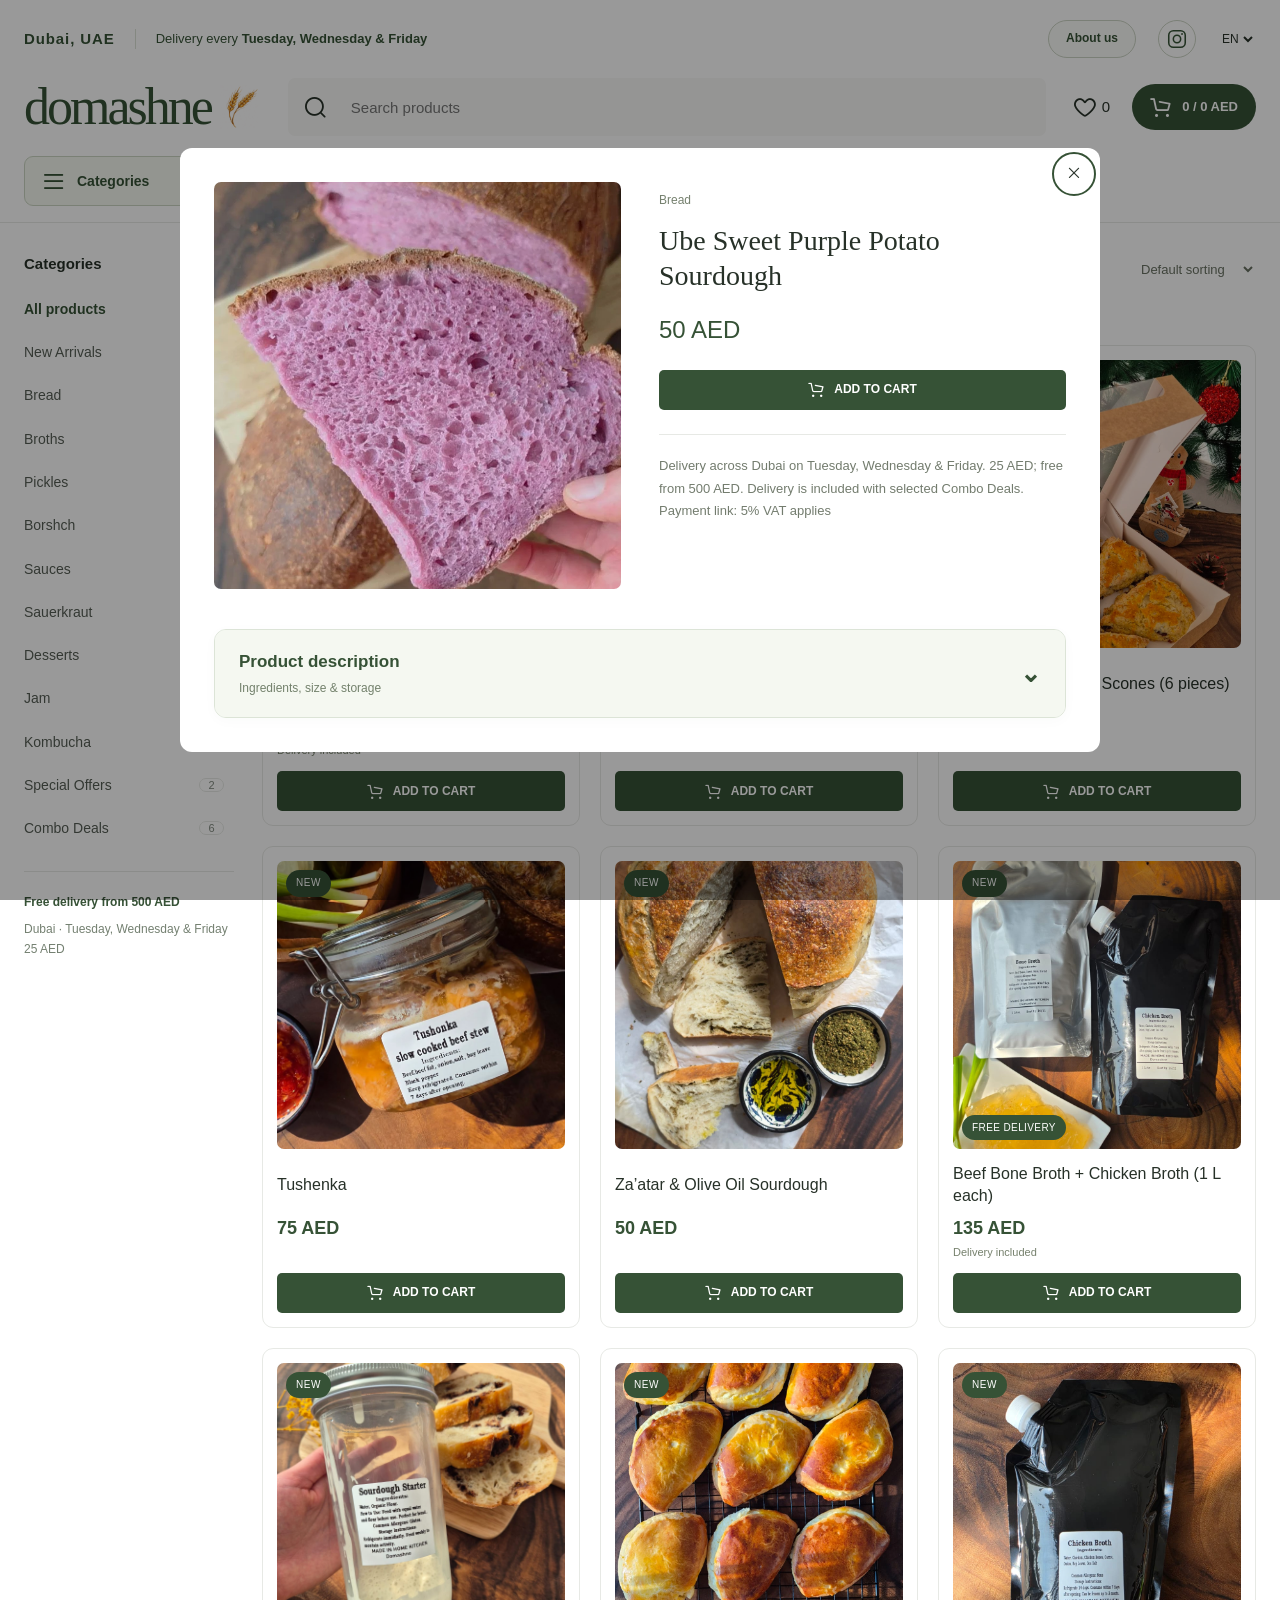
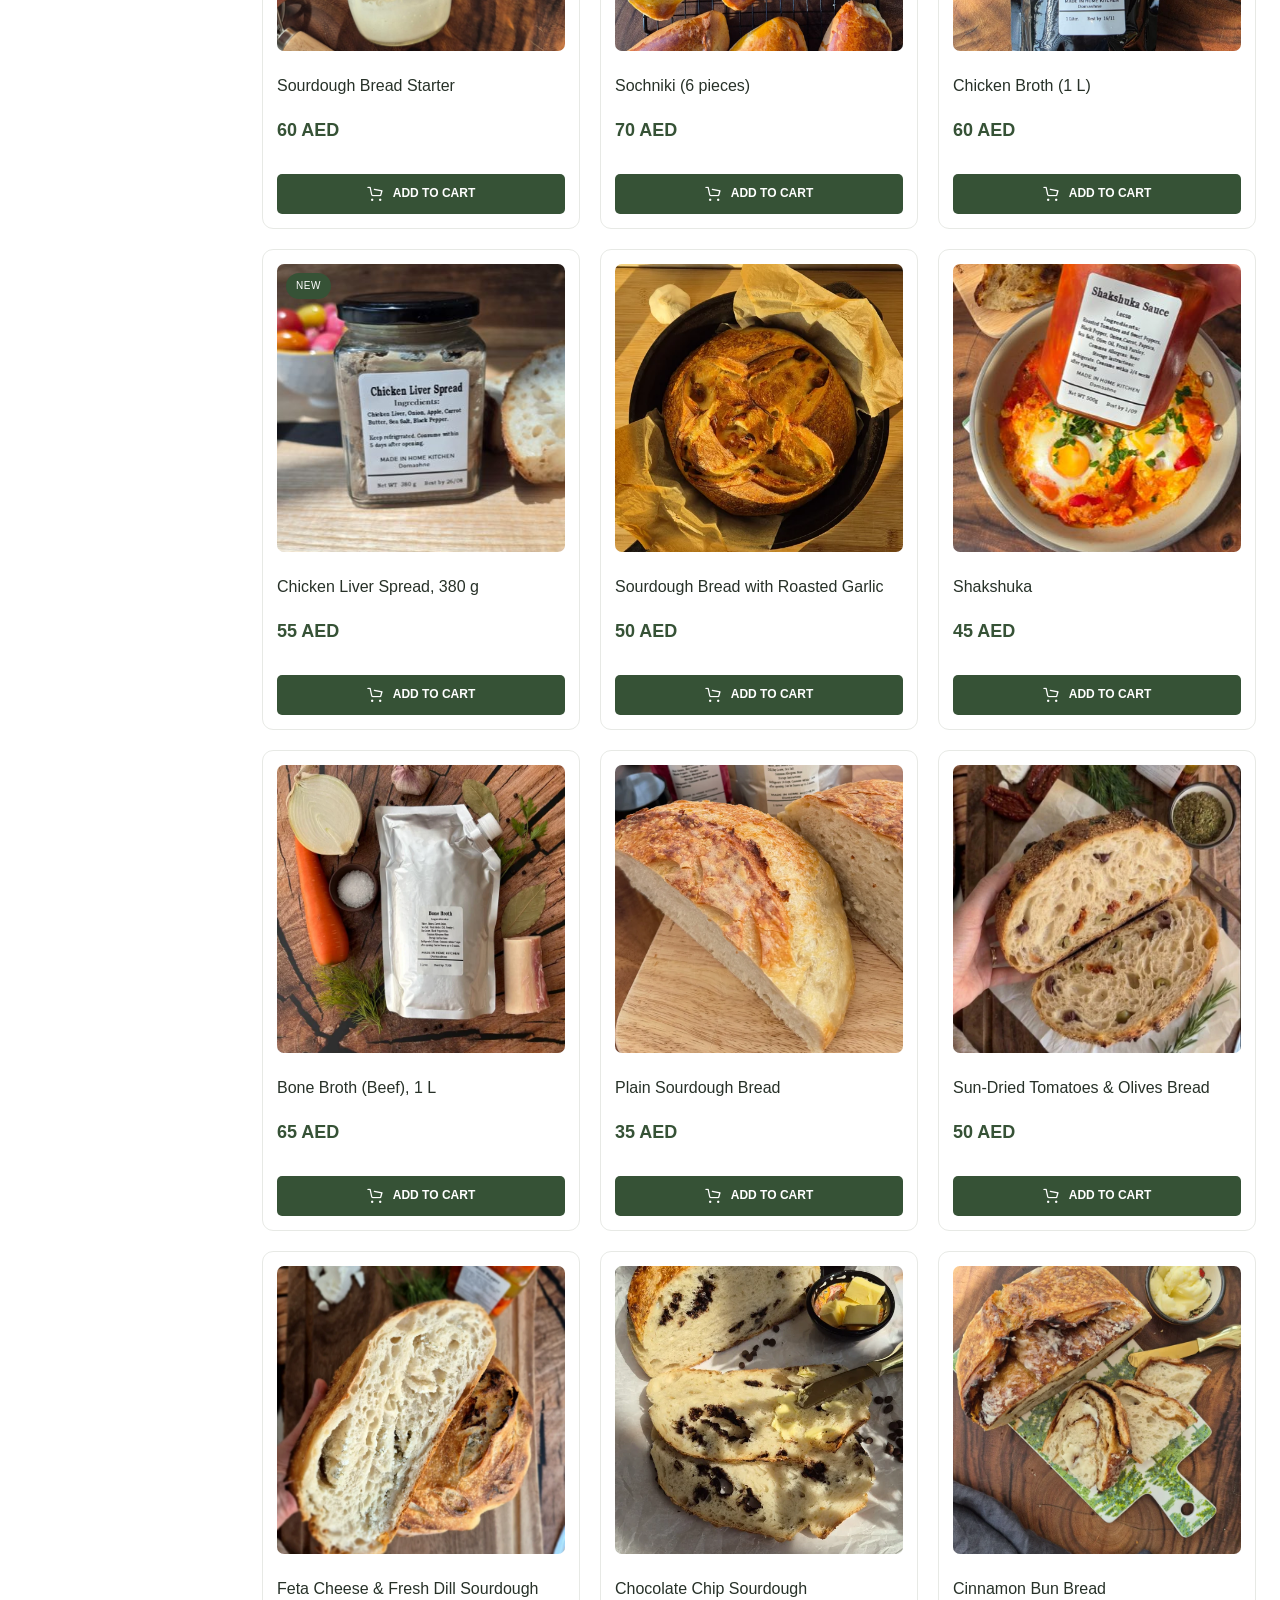
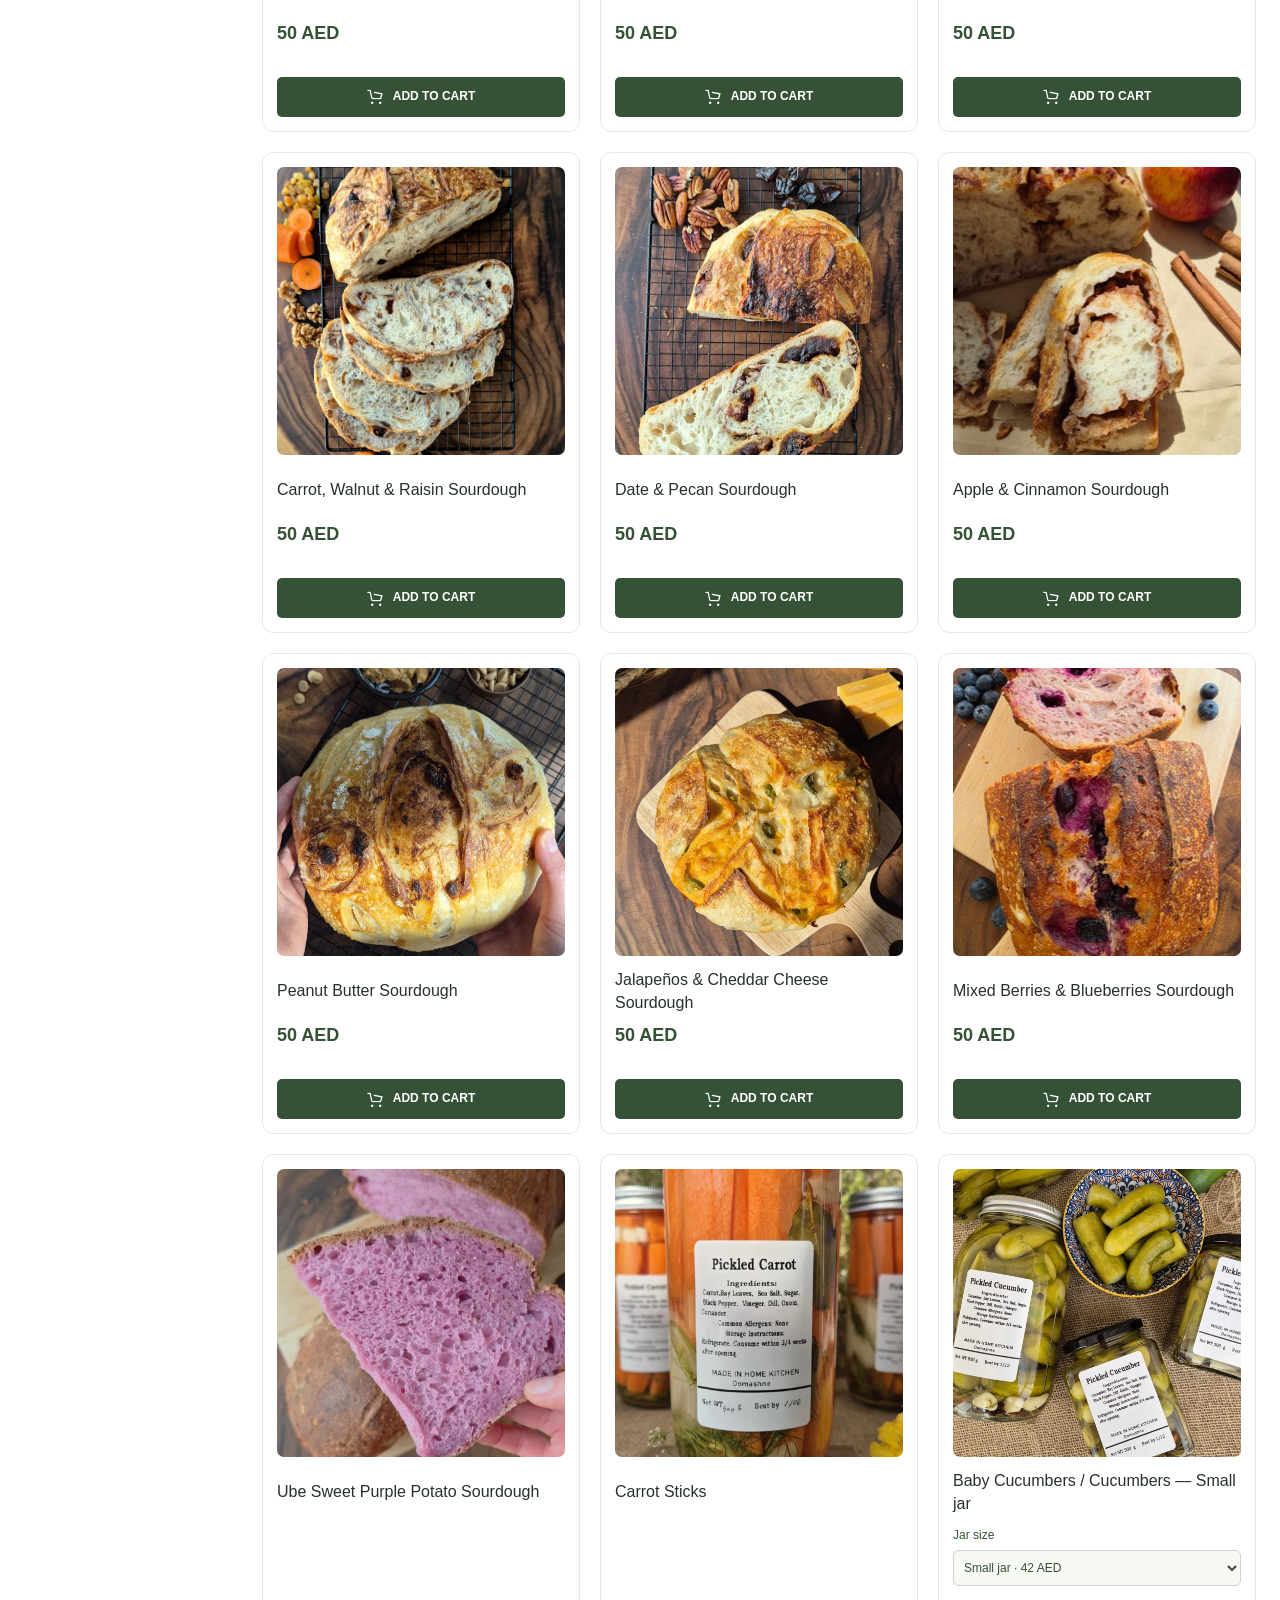
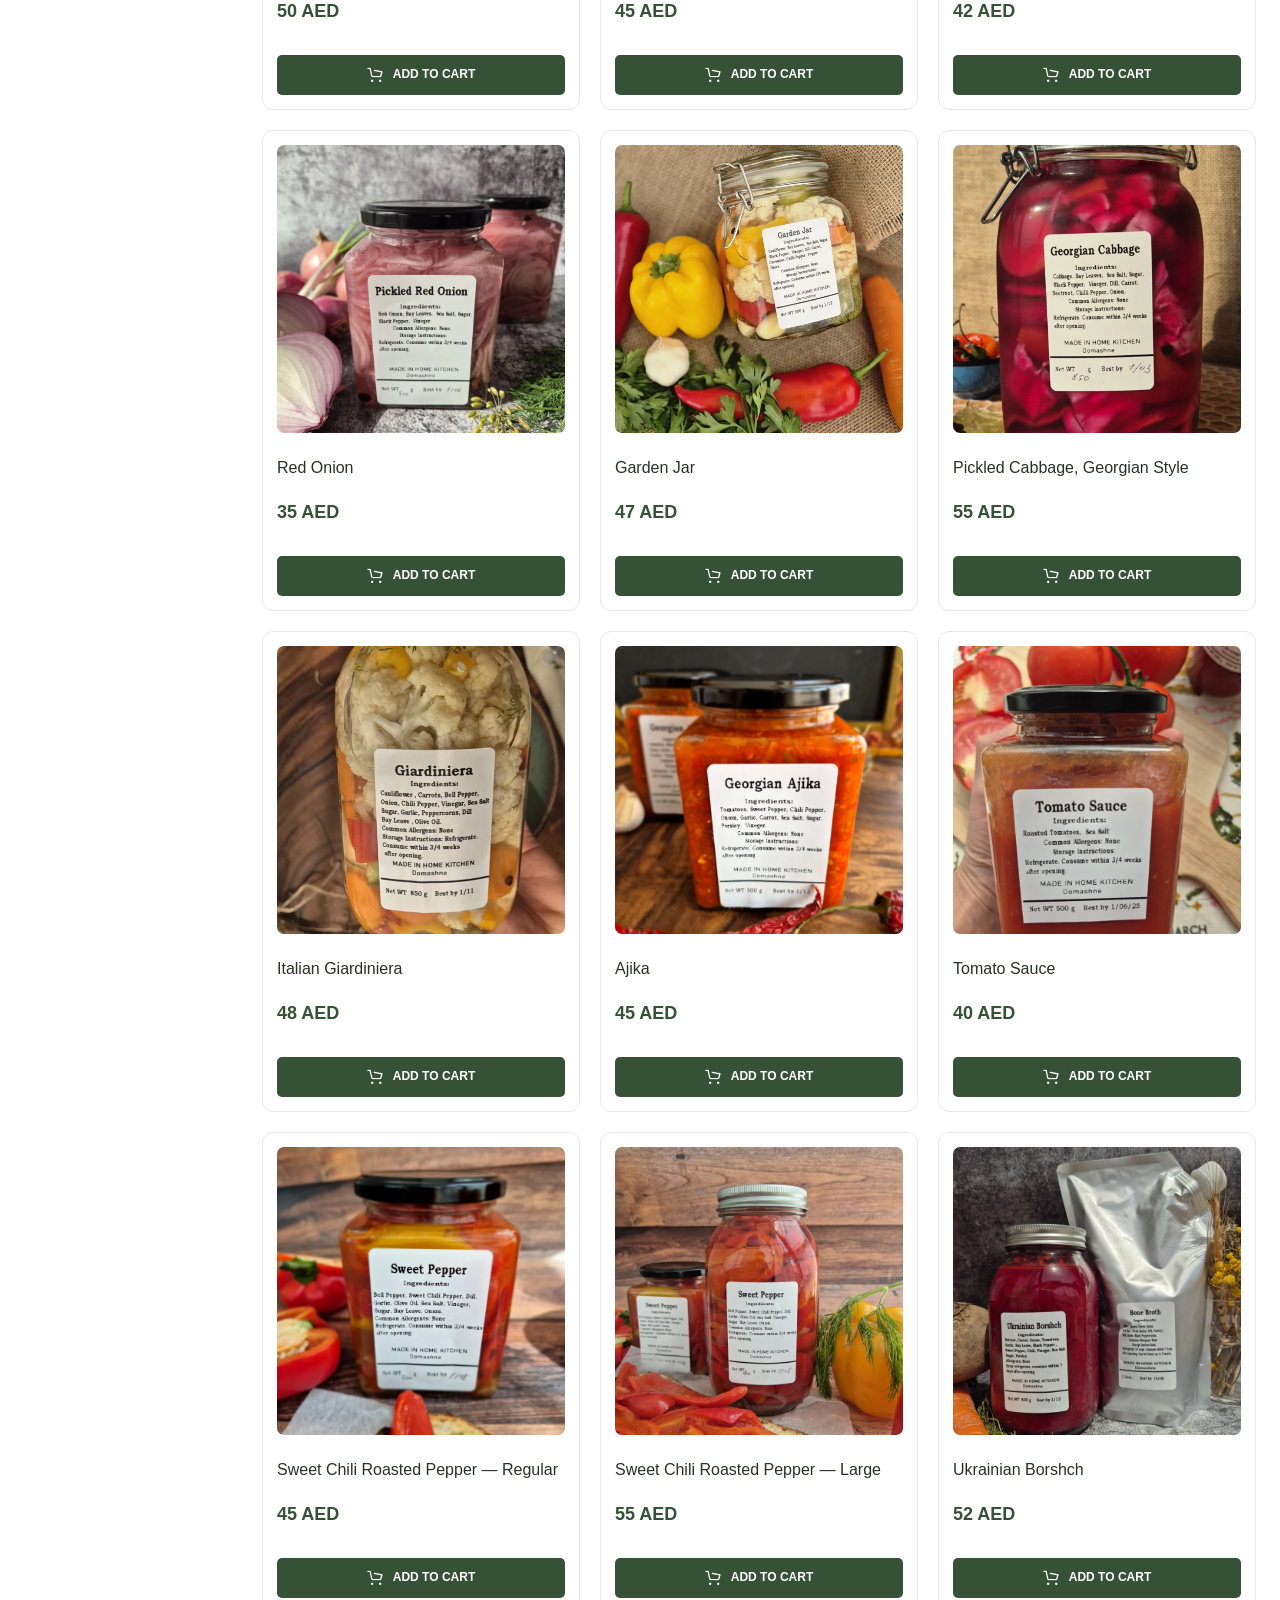
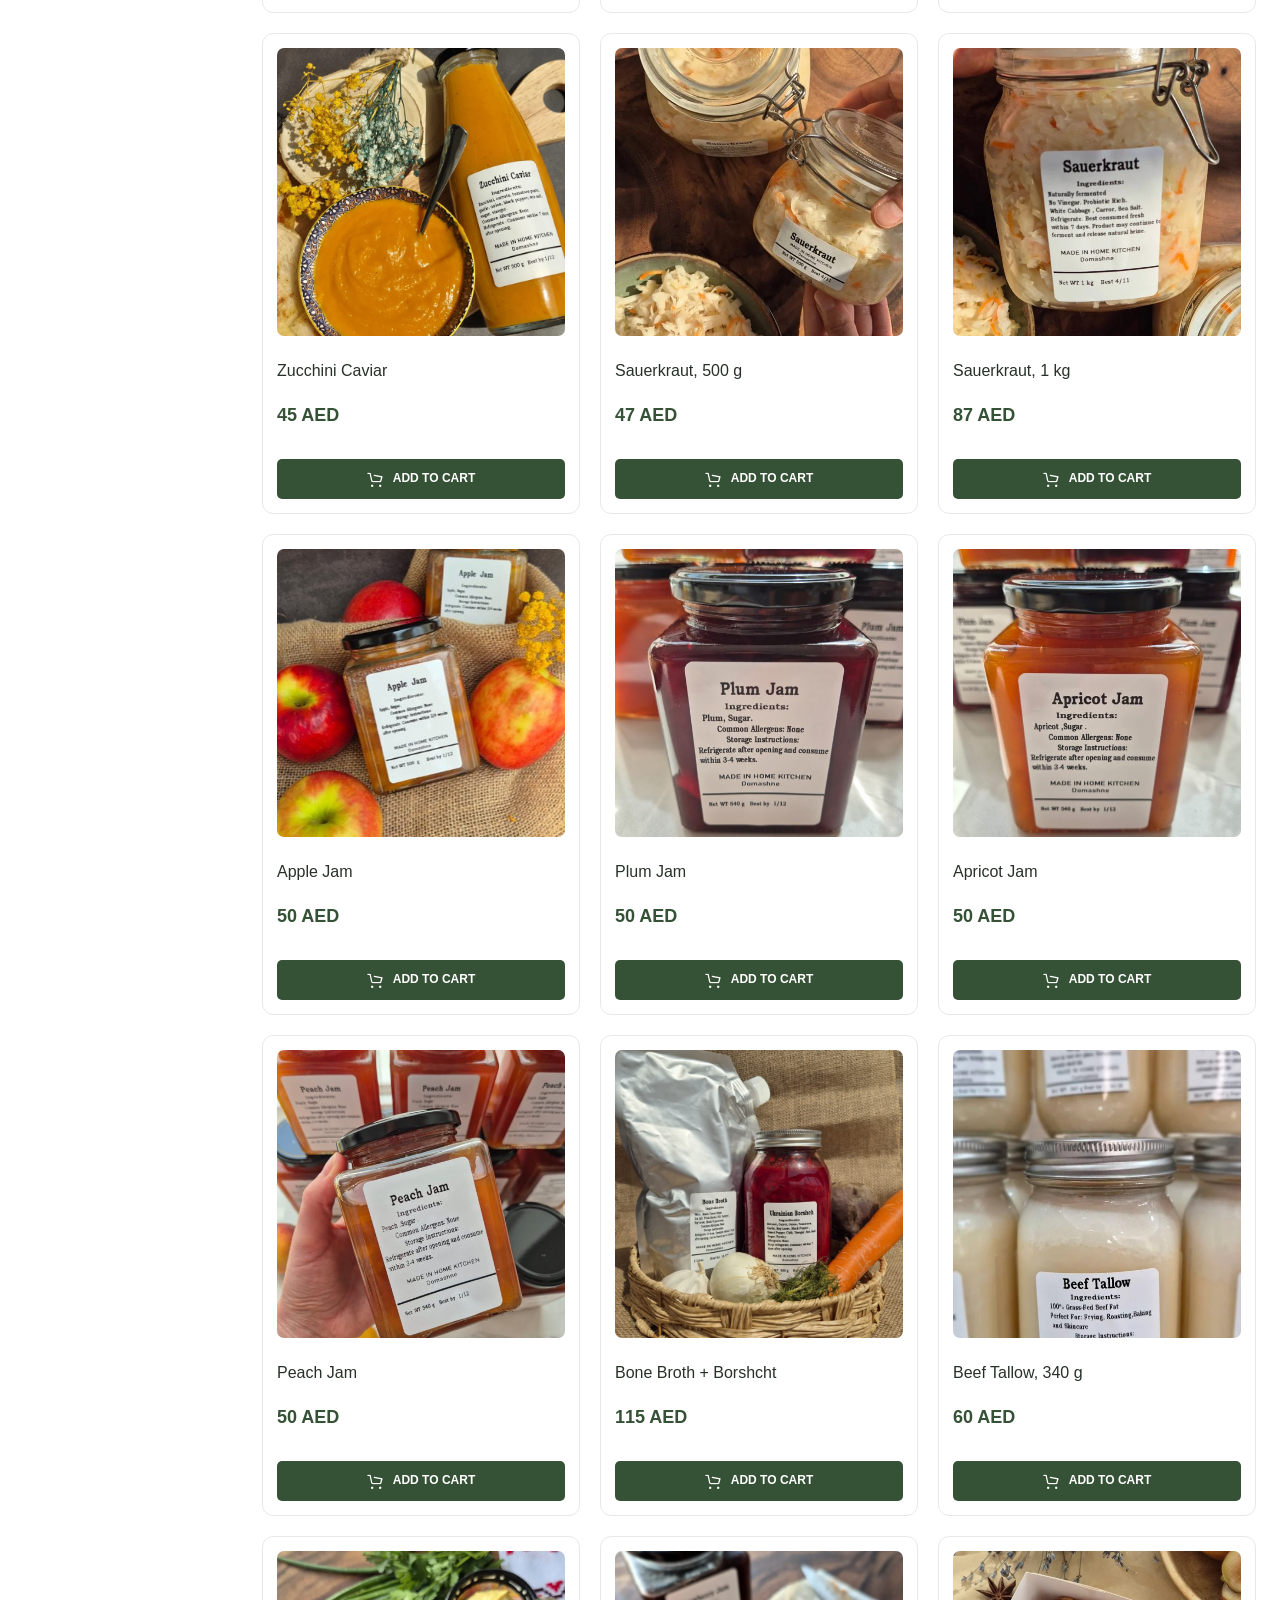
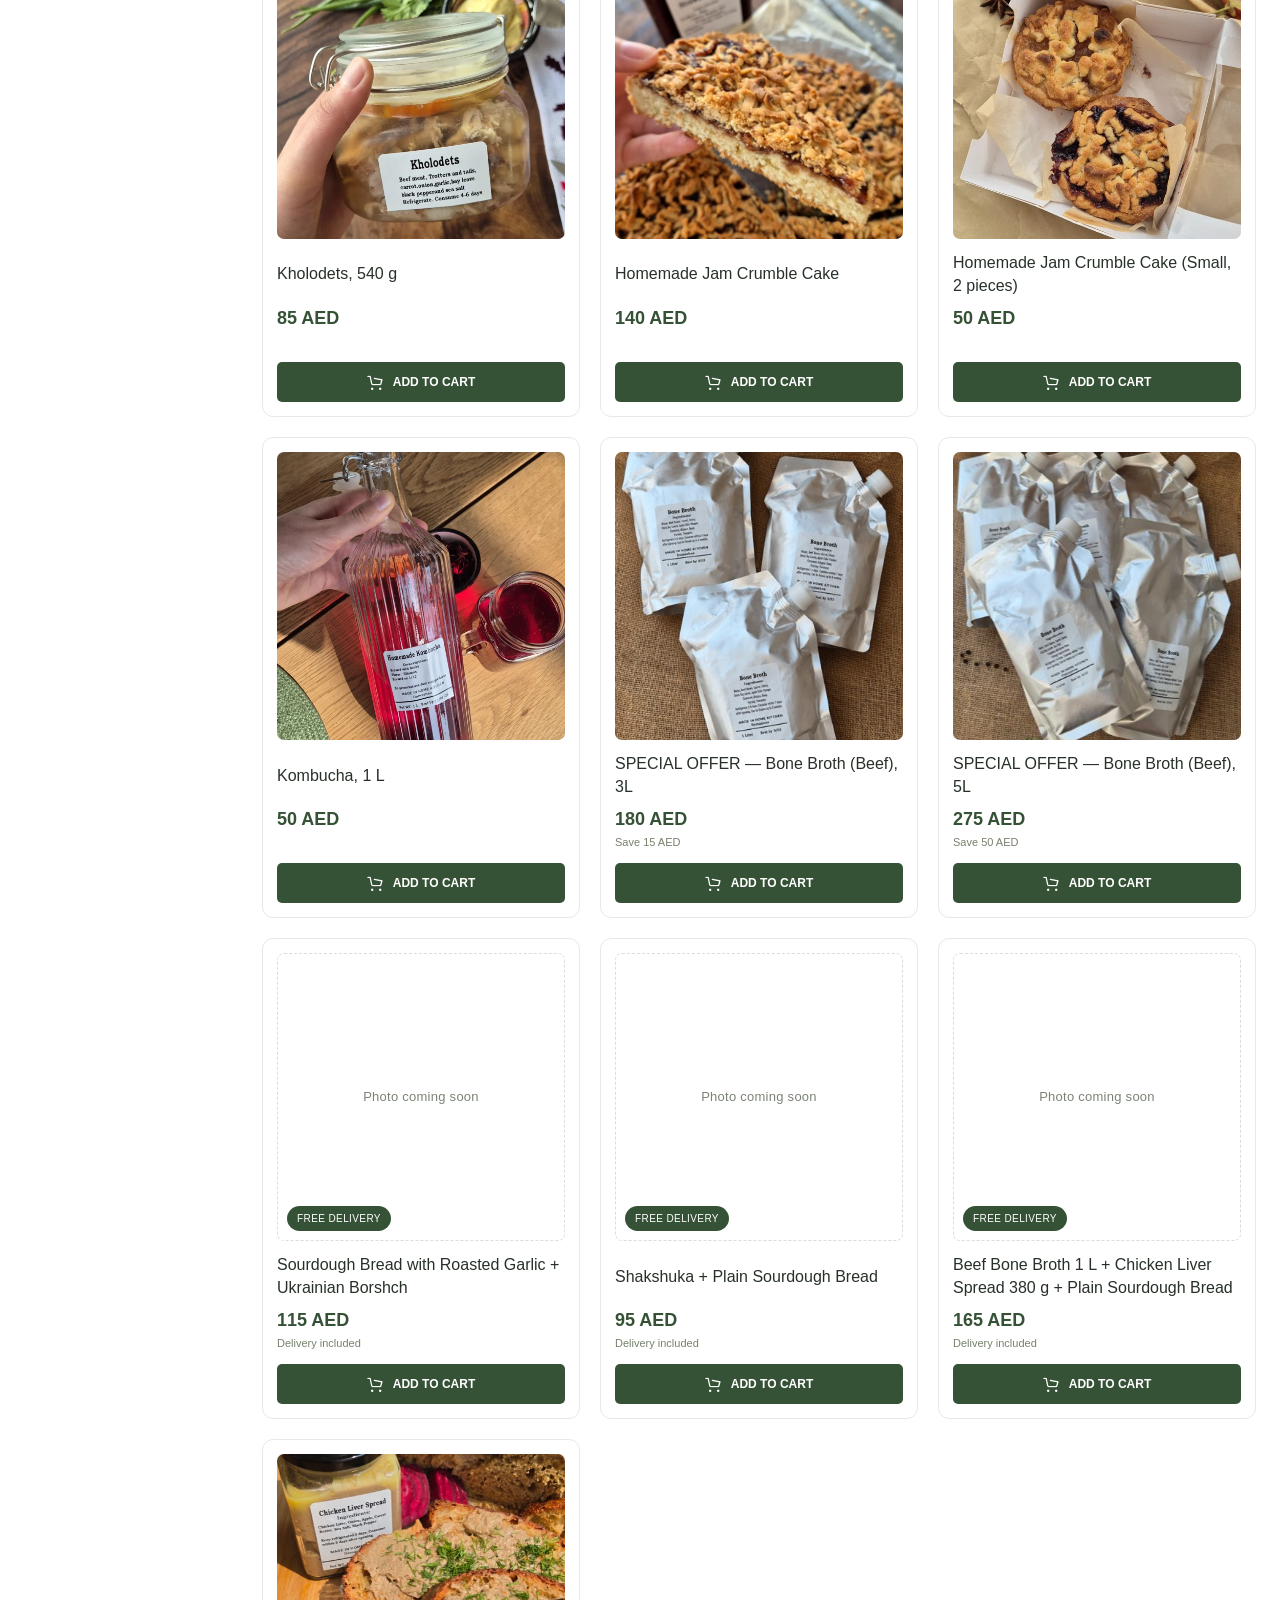
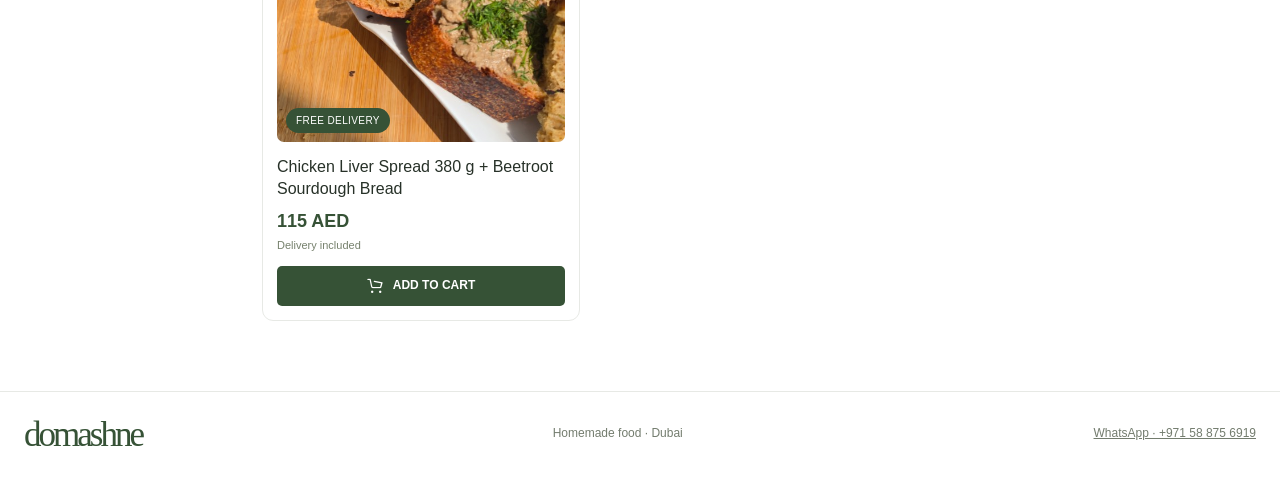
<file: ube-sourdough.html>
<!doctype html>
<html lang="en">
<head>
  <meta charset="utf-8">
  <meta name="viewport" content="width=device-width, initial-scale=1">
  <title>Ube Sweet Purple Potato Sourdough | Domashne</title>
  <meta name="description" content="Order purple sweet potato sourdough for delivery in Dubai. 50 AED per loaf.">
  <link rel="canonical" href="https://www.domashneae.com/ube-sourdough.html">
  <script type="application/ld+json">
{
  "@context": "https://schema.org",
  "@type": "Product",
  "name": "Ube Sweet Purple Potato Sourdough",
  "description": "Purple sweet potato bread made with natural sourdough starter.",
  "brand": {
    "@type": "Brand",
    "name": "Domashne"
  },
  "offers": {
    "@type": "Offer",
    "url": "https://www.domashneae.com/ube-sourdough.html",
    "price": 50,
    "priceCurrency": "AED"
  }
}
  </script>
  <script>location.replace('/?product=ube-sourdough');</script>
</head>
<body>
  <main><a href="/?product=ube-sourdough">Open Ube Sweet Purple Potato Sourdough in the Domashne catalog</a></main>
</body>
</html>
</file>
<file: redesign.css>
@font-face{font-family:ShopIcons;src:url('assets/fonts/shop-icons.woff2') format('woff2');font-display:block}.ic{font-family:ShopIcons!important;font-style:normal;font-weight:normal;line-height:1;font-size:22px;speak:none}.shop-ready .wrap,.shop-ready #cartbar{display:none!important}:root{--cream:#fff;--paper:#fff;--line:#e7e9e5;--green:#365236;--ink:#273128}*{box-sizing:border-box}body{margin:0;padding:0;background:#fff;color:var(--ink);font:15px/1.45 Arial,sans-serif}button,input,select,textarea{font:inherit}button,a,input,select,textarea{-webkit-tap-highlight-color:transparent}button{cursor:pointer}button:focus-visible,a:focus-visible,select:focus-visible{outline:2px solid var(--green);outline-offset:4px}button:disabled{cursor:default;opacity:.45}a{color:inherit}body.drawer-open{overflow:hidden}.shop-header{background:#fff;border-bottom:1px solid var(--line)}.utility,.masthead,.shop-layout,.shop-footer{max-width:1440px;margin:auto;padding-left:24px;padding-right:24px}.utility{display:flex;justify-content:space-between;align-items:center;min-height:40px;font-size:12px;color:#596157}.utility-links{display:flex;gap:22px;align-items:center}.plain-btn{border:0;background:none;color:inherit;padding:0}.utility select{border:0;background:#fff;color:var(--ink);font-size:12px}.masthead{display:flex;align-items:center;gap:28px;padding-top:15px;padding-bottom:22px}.wordmark{font:52px/1 Georgia,serif;letter-spacing:-3px;color:var(--green);text-decoration:none;white-space:nowrap}.category-trigger{display:flex;gap:9px;align-items:center;color:var(--green);font-weight:600;white-space:nowrap}.search-box{flex:1;display:flex;align-items:center;gap:12px;background:#f7f8f6;border:1px solid transparent;border-radius:7px;padding:0 15px;min-width:120px}.search-box:focus-within{border-color:var(--green)}.search-box input{height:46px;width:100%;border:0;outline:none;background:transparent;color:var(--ink);min-width:0}.header-actions{display:flex;align-items:center;gap:22px}.favorite-trigger{display:flex;gap:7px;align-items:center}.cart-trigger{display:flex;gap:10px;align-items:center;border:0;border-radius:24px;background:var(--green);color:white;padding:12px 18px;white-space:nowrap;font-size:13px;font-weight:600}.shop-layout{display:grid;grid-template-columns:210px minmax(0,1fr);gap:28px;padding-top:30px;padding-bottom:70px}.category-panel{align-self:start;position:sticky;top:20px}.category-panel h2{font-size:15px;margin:0 0 14px}.category-list{display:flex;flex-direction:column;gap:3px}.category-list button{background:none;border:0;width:100%;text-align:left;display:flex;justify-content:space-between;align-items:center;gap:8px;padding:10px 10px 10px 0;color:#555d54;font-size:14px;border-radius:5px}.category-list button.active{color:var(--green);font-weight:700}.category-list button:hover{color:var(--green);background:#f7f8f6}.category-list small{font:11px Arial;border:1px solid var(--line);border-radius:10px;min-width:25px;text-align:center;color:#80897f}.category-panel .delivery-note{font-size:12px;line-height:1.7;color:#748071;border-top:1px solid var(--line);margin-top:22px;padding-top:20px}.delivery-note strong{display:block;color:var(--green);margin-bottom:7px}.catalog-toolbar{display:flex;justify-content:space-between;align-items:center;margin:0 0 22px;gap:12px;min-height:32px}.catalog-toolbar h1{font:500 17px Arial;margin:0}.catalog-toolbar select{border:0;background:white;color:#677061;font-size:13px;max-width:180px}.result-count{font-size:12px;color:#7b8377;margin-left:9px}.products-grid{display:grid;grid-template-columns:repeat(3,minmax(0,1fr));gap:20px}.product-card{min-width:0;border:1px solid var(--line);border-radius:11px;padding:14px;display:flex;flex-direction:column;position:relative;background:white}.product-photo{display:block;border:0;padding:0;background:none;width:100%;text-align:left;position:relative;overflow:hidden;border-radius:7px;aspect-ratio:1}.product-photo img{display:block;width:100%;height:100%;object-fit:cover;transition:transform .3s}.product-photo:hover img{transform:scale(1.025)}.no-photo{display:flex;align-items:center;justify-content:center;border:1px dashed #d9dfd5;color:#7a8375;font-size:13px;letter-spacing:.02em;text-align:center;padding:20px;aspect-ratio:1}.product-title{font-size:16px;line-height:1.4;font-weight:500;margin:13px 0 8px;min-height:45px;display:block;text-align:left;border:0;padding:0;background:none;color:var(--ink)}.product-title:hover{color:var(--green)}.product-price{color:var(--green);font-size:18px;font-weight:600;margin:auto 0 12px}.product-note{display:block;font-size:11px;color:#76816d;font-weight:400;min-height:16px;margin-top:3px}.add-button,.primary-button{border:0;background:var(--green);color:#fff;border-radius:5px;min-height:40px;padding:10px 16px;font-size:12px;font-weight:600;display:flex;justify-content:center;align-items:center;gap:9px}.add-button .ic{font-size:17px}.card-favorite{position:absolute;top:24px;right:24px;border:0;border-radius:50%;height:32px;width:32px;display:grid;place-items:center;background:#ffffffed;color:var(--green);z-index:1;opacity:0;transition:opacity .15s}.product-card:hover .card-favorite,.card-favorite:focus-visible,.card-favorite[aria-pressed=true]{opacity:1}.card-favorite[aria-pressed=true]{background:var(--green);color:white}.card-favorite .ic{font-size:17px}.stepper{display:flex;border:1px solid #d8dfd3;border-radius:5px;min-height:40px;align-items:center;justify-content:space-between;background:#fff}.stepper button{border:0;background:none;color:var(--green);font-size:21px;width:40px;height:38px;padding:0}.stepper span{font-size:14px;color:var(--green)}.empty-results{padding:70px 20px;text-align:center;color:#687461;grid-column:1/-1}.shop-footer{border-top:1px solid var(--line);padding-top:25px;padding-bottom:35px;display:flex;align-items:center;justify-content:space-between;color:#737c6e;font-size:12px}.shop-footer .wordmark{font-size:35px}.mobile-nav{display:none}.category-dismiss{display:none}.category-shade{display:none}#product-dialog{border:0;border-radius:12px;padding:0;width:min(920px,calc(100% - 40px));max-height:90dvh;color:var(--ink);background:#fff}dialog::backdrop{background:#0006}.product-detail{display:grid;grid-template-columns:1fr 1fr;gap:38px;padding:34px}.product-detail .detail-photo{width:100%;max-height:65dvh;object-fit:contain;border-radius:7px}.product-detail .no-photo{aspect-ratio:1}.detail-category{font-size:12px;color:#75806e;margin:10px 30px 14px 0}.product-detail h2{font:28px/1.25 Georgia,serif;margin:0 0 20px}.detail-price{font-size:24px;color:var(--green);margin:0 0 22px}.detail-delivery{border-top:1px solid var(--line);padding-top:20px;margin-top:24px;color:#737c6e;font-size:13px;line-height:1.75}.dialog-close{position:absolute;right:10px;top:10px;border:0;background:#fff;border-radius:50%;width:32px;height:32px;color:var(--ink);z-index:1}.dialog-close .ic{font-size:14px}.detail-controls .add-button{width:100%}.detail-controls .stepper{max-width:160px}.detail-source-note{font-size:12px;color:#798372}.sheet{position:absolute!important;right:0;top:0;bottom:0;width:min(460px,100%);max-width:none!important;max-height:none!important;margin:0!important;border-radius:0!important;background:#fff!important;padding:0!important;display:flex;flex-direction:column;text-align:left;overflow:hidden!important;font-family:Arial,sans-serif}#overlay{position:fixed;inset:0;background:#0006;z-index:1000;display:none;align-items:stretch;padding:0!important}#overlay.visible{display:block}.sheet-head{padding:22px 24px;margin:0!important;border-bottom:1px solid var(--line);display:flex;align-items:center;justify-content:space-between}.sheet-head h3{font:600 19px Arial;margin:0}.sheet-head .close{background:none;border:0;font-size:28px;color:#54604c;padding:0}.cart-scroll{overflow-y:auto;flex:1;min-height:0;padding:0 24px}.cart-line{display:grid;grid-template-columns:65px 1fr 24px;gap:13px;padding:20px 0;border-bottom:1px solid var(--line);align-items:start}.cart-line img{width:65px;height:78px;object-fit:cover;border-radius:4px}.cart-line.no-thumbnail{grid-template-columns:1fr 24px}.cart-name{font-size:14px;margin:0 0 8px}.cart-line .stepper{max-width:110px;min-height:31px}.cart-line .stepper button{height:29px;width:32px;font-size:18px}.cart-line .stepper span{font-size:12px}.cart-line-price{display:flex;align-items:center;justify-content:space-between;gap:10px;font-size:13px;color:var(--green)}.remove-line{border:0;background:none;color:#7c8475;padding:3px}.remove-line .ic{font-size:12px}.delivery-progress{padding:21px 0;font-size:12px;color:#64715b}.progress-track{height:5px;background:#edf0e9;margin-top:12px;border-radius:3px;overflow:hidden}.progress-track span{display:block;background:var(--green);height:100%;transition:width .2s}.cart-form{padding:0 0 20px}.cart-form input,.cart-form textarea{display:block;width:100%;border:1px solid var(--line);border-radius:4px;background:#fff;padding:12px;margin:10px 0!important;font:13px Arial;min-height:42px}.cart-form textarea{min-height:65px;resize:vertical}.cart-policy{font:11px/1.6 Arial!important;color:#798471;margin:0!important}.cart-summary{border-top:1px solid var(--line);padding:16px 24px 22px;background:#fff;flex-shrink:0}.cart-summary .cart-row{padding:4px 0!important;border:0!important;font:13px Arial!important;display:flex;justify-content:space-between;gap:16px}.cart-summary .total{border:0!important;display:flex;justify-content:space-between;font:600 18px Arial;padding:15px 0;margin:0!important}.cart-summary .send{margin:0;width:100%;border-radius:5px;background:var(--green);font:600 12px/1.4 Arial;padding:14px}.cart-empty{padding:70px 0;text-align:center;color:#737e69}.cart-empty .ic{font-size:40px;display:block;margin-bottom:20px}.cart-empty button{margin:20px auto}#about-dialog{background:#fff;border:1px solid var(--line);border-radius:12px}#about-dialog .geo-info{background:#fff}.sr-only{position:absolute;width:1px;height:1px;padding:0;margin:-1px;overflow:hidden;clip:rect(0,0,0,0);white-space:nowrap;border:0}
@media(min-width:1500px){.shop-layout{grid-template-columns:225px 1fr;gap:35px}}
@media(max-width:1100px){.category-trigger{display:none}.masthead{gap:20px}.shop-layout{grid-template-columns:180px minmax(0,1fr);gap:20px}.product-title{font-size:15px}.utility-links{gap:15px}.products-grid{gap:14px}.product-card{padding:11px}.header-actions{gap:15px}}
@media(max-width:760px){.utility{padding:8px 15px;font-size:10px;min-height:32px;gap:10px}.utility-links{gap:10px}.utility-links a{display:none}.utility select{font-size:11px}.masthead{padding:10px 15px 16px;flex-wrap:wrap;gap:14px}.wordmark{font-size:43px;letter-spacing:-2.5px}.header-actions{margin-left:auto}.header-actions .favorite-trigger{display:none}.cart-trigger{font-size:11px;padding:9px 12px;gap:7px}.cart-trigger .ic{font-size:20px}.search-box{order:3;flex-basis:100%;padding:0 12px}.search-box input{height:41px;font-size:13px}.search-box .ic{font-size:18px}.shop-layout{display:block;padding:20px 12px 45px}.catalog-toolbar{margin:0 3px 16px;gap:8px}.catalog-toolbar h1{font-size:15px}.result-count{font-size:10px;margin-left:5px}.catalog-toolbar select{font-size:11px;max-width:135px}.products-grid{grid-template-columns:repeat(2,minmax(0,1fr));gap:10px}.product-card{padding:9px;border-radius:8px}.product-title{font-size:13px;line-height:1.4;min-height:55px;margin:10px 0 8px}.product-price{font-size:16px;margin-bottom:9px}.product-note{font-size:9px;min-height:14px}.product-photo{border-radius:5px}.no-photo{font-size:11px;padding:10px}.add-button{font-size:10px;min-height:37px;padding:9px 5px;gap:6px}.add-button .ic{font-size:15px}.card-favorite{opacity:1;top:16px;right:16px;width:27px;height:27px}.card-favorite .ic{font-size:15px}.stepper{min-height:37px}.stepper button{height:35px;width:34px}.category-panel{display:none;position:fixed;left:0;top:0;bottom:0;width:300px;max-width:86vw;background:white;z-index:901;padding:25px 22px;overflow:auto}.category-panel.open{display:block}.category-dismiss{display:block;position:absolute;right:20px;top:24px}.category-dismiss .ic{font-size:14px}.category-shade.open{display:block;position:fixed;inset:0;background:#0006;z-index:900}.category-list button{padding:11px 0}.mobile-nav{display:flex;position:fixed;bottom:0;left:0;right:0;height:65px;padding-bottom:env(safe-area-inset-bottom);background:#fff;box-shadow:0 -2px 12px #00000008;border-top:1px solid var(--line);z-index:50;justify-content:space-around}.mobile-nav button{border:0;background:none;color:#66715e;display:flex;flex-direction:column;align-items:center;justify-content:center;gap:5px;font-size:10px;min-width:70px}.mobile-nav .ic{font-size:21px}.mobile-nav button.active{color:var(--green)}.shop-footer{margin-bottom:65px;padding:25px 15px;gap:15px;flex-wrap:wrap;font-size:11px}.shop-footer .wordmark{font-size:32px}.product-detail{grid-template-columns:1fr;gap:15px;padding:25px 22px}.product-detail .detail-photo{height:280px;max-height:35dvh;object-fit:contain}.product-detail .no-photo{height:180px;aspect-ratio:auto}.product-detail h2{font-size:24px}.detail-category{margin:0 0 10px}.detail-delivery{margin-top:18px;padding-top:16px}.detail-price{margin-bottom:15px}#product-dialog{width:calc(100% - 24px);max-height:92dvh}.sheet-head{padding:20px}.cart-scroll{padding:0 20px}.cart-summary{padding:14px 20px 20px}.cart-line{padding:16px 0}.cart-summary .send{font-size:11px}}
@media(prefers-reduced-motion:reduce){*{transition:none!important;scroll-behavior:auto!important}}
.card-controls .add-button{width:100%}.product-card .product-price{padding-top:0}.cart-summary[hidden],.cart-form[hidden],.delivery-progress[hidden]{display:none!important}

/* Intermediate header refresh, 29 October. Wheat is a decorative draft. */
.delivery-banner{background:#f3eedf;color:#365236;display:flex;justify-content:center;align-items:center;gap:24px;padding:14px 24px;font-size:14px}.delivery-banner strong{font-size:16px;margin-left:6px}.delivery-location{font-weight:700;letter-spacing:.05em;border-right:1px solid #c9cfbc;padding-right:24px}.utility{padding-top:12px;padding-bottom:4px;min-height:52px}.brand-roots{font-size:12px;letter-spacing:.025em}.utility .about-button{border:1px solid #cbd3c4;border-radius:24px;padding:9px 17px;font-weight:600;color:var(--green);background:#fafbf7}.instagram-link{display:flex;align-items:center;justify-content:center;width:38px;height:38px;border:1px solid #cbd3c4;border-radius:50%;color:var(--green)}.brand-logo{display:flex;flex-direction:column;align-items:center;gap:2px}.brand-wheat{width:32px;height:34px;color:#8c7a44}.masthead{padding-top:8px;padding-bottom:20px}.featured-nav{max-width:1440px;margin:auto;padding:0 24px 19px;display:flex;justify-content:center;gap:12px}.featured-nav button{border:1px solid #d5ddcd;border-radius:28px;background:#f6f8f2;color:var(--green);padding:12px 25px;font-weight:600;font-size:14px;display:flex;align-items:center;gap:12px}.featured-nav button span{font-size:11px;font-weight:400;opacity:.75}.featured-nav button:hover,.featured-nav button[aria-pressed=true]{background:var(--green);border-color:var(--green);color:white}.product-new{position:absolute;top:23px;left:23px;z-index:2;background:var(--green);color:white;border-radius:20px;font-size:10px;letter-spacing:.06em;padding:6px 10px;pointer-events:none}
@media(max-width:760px){.delivery-banner{padding:12px 15px;gap:5px;flex-direction:column;text-align:center;font-size:11px}.delivery-location{border:0;padding:0;font-size:10px;letter-spacing:.12em;text-transform:uppercase}.delivery-banner strong{display:block;font-size:14px;margin:2px 0 0}.utility{padding:10px 15px 3px;gap:10px;align-items:center}.brand-roots{max-width:47%;font-size:10px;line-height:1.5;letter-spacing:0}.utility-links{gap:8px}.utility .about-button{font-size:10px;padding:8px 10px;white-space:nowrap}.utility-links a.instagram-link{display:flex;width:32px;height:32px}.instagram-link svg{width:18px;height:18px}.brand-wheat{width:26px;height:28px}.masthead{padding-top:8px;padding-bottom:14px}.featured-nav{padding:0 12px 15px;gap:6px}.featured-nav button{font-size:11px;padding:10px 9px;gap:5px;flex:1;justify-content:center;white-space:nowrap}.featured-nav button span{font-size:9px}.product-new{top:16px;left:16px;font-size:9px;padding:5px 7px}.shop-layout{padding-top:18px}}

.brand-logo .brand-wheat{width:48px;height:52px;object-fit:contain;mix-blend-mode:multiply}@media(max-width:760px){.brand-logo .brand-wheat{width:38px;height:42px}}

/* Category dropdown inspired by the supplied reference. */
.collection-bar{max-width:1440px;margin:auto;padding:0 24px 18px;position:relative;z-index:61}.collection-menu{position:relative;width:280px}.collection-toggle{display:flex;align-items:center;gap:12px;width:100%;padding:13px 18px;border:1px solid #cad5c2;border-radius:9px;background:#f4f7ef;color:var(--green);font-weight:600;font-size:14px}.collection-toggle>span:last-child{margin-left:auto}.collection-toggle[aria-expanded=true]{background:var(--green);color:white;border-color:var(--green);border-radius:9px 9px 0 0}.featured-nav{position:absolute;left:0;top:100%;width:100%;max-height:65vh;overflow-y:auto;display:flex;flex-direction:column;gap:0;background:var(--green);color:white;padding:5px 0;border-radius:0 0 10px 10px;box-shadow:0 18px 40px #0003}.featured-nav[hidden]{display:none!important}.featured-nav button{width:100%;border:0;border-radius:0;background:transparent;color:white;justify-content:space-between;padding:14px 19px;font-size:14px;text-align:left;flex:none}.featured-nav button:hover,.featured-nav button:focus-visible,.featured-nav button[aria-pressed=true]{background:#f3eedf;color:var(--green)}.featured-nav button:nth-child(4){border-bottom:1px solid #ffffff40;margin-bottom:5px;padding-bottom:18px}.collections-open:after{content:"";position:fixed;inset:0;background:#0006;z-index:60;pointer-events:none}.collections-open .shop-header{position:relative;z-index:61;background:white}.featured-nav button:focus-visible{outline:2px solid #d6b777;outline-offset:-3px}
@media(max-width:760px){.collection-bar{padding:0 12px 15px}.collection-menu{width:100%}.collection-toggle{padding:11px 14px;font-size:13px}.featured-nav{max-height:55dvh}.featured-nav button{font-size:13px;padding:13px 16px;white-space:normal}.featured-nav button span{font-size:11px}}

.masthead .category-trigger{display:none}

.category-description{font-size:14px;line-height:1.6;color:#677061;margin:-8px 0 24px;max-width:680px}@media(max-width:760px){.category-description{font-size:12px;margin:-5px 3px 18px}}

.featured-nav{justify-content:flex-start}

/* White header with editorial delivery text and trailing wheat. */
.utility{padding-top:20px;padding-bottom:16px;gap:20px}.delivery-editorial{display:flex;align-items:center;gap:20px;color:var(--green)}.delivery-editorial>strong{font-size:15px;letter-spacing:.06em;white-space:nowrap}.delivery-editorial>span{font-size:13px;line-height:1.6;border-left:1px solid #dce2d7;padding-left:20px}.delivery-editorial b{font-weight:600}.brand-logo{flex-direction:row;gap:9px;align-items:center}.brand-logo .brand-wheat{width:40px;height:46px}.masthead{padding-top:4px}.collection-bar{padding-bottom:16px}
@media(max-width:760px){.utility{align-items:flex-start;padding:17px 15px 12px;gap:12px;flex-wrap:wrap}.delivery-editorial{flex:1;min-width:190px;display:block}.delivery-editorial>strong{display:block;font-size:13px;letter-spacing:.08em;margin-bottom:4px}.delivery-editorial>span{display:block;border:0;padding:0;font-size:11px;line-height:1.6}.delivery-editorial b{display:block;font-size:12px}.utility-links{margin-left:auto;gap:6px}.utility .about-button{padding:7px 9px}.brand-logo{gap:7px}.brand-logo .brand-wheat{width:30px;height:38px}.masthead{padding-top:5px}}

.jar-picker{display:block;font-size:12px;color:var(--green);margin:4px 0 12px}.jar-picker select{display:block;width:100%;margin-top:5px;border:1px solid #ccd5c5;border-radius:6px;background:#f7f9f4;color:var(--green);padding:9px 6px;font-size:12px}.product-detail .jar-picker{max-width:300px}

.label-details{font-size:13px;line-height:1.6;margin:18px 0 22px}.label-details dt{font-weight:700;color:var(--green);margin-top:10px}.label-details dd{margin:3px 0 0;color:#525e4f}

/* Product label disclosure */
.product-description{grid-column:1/-1;border:1px solid #dce4d7;border-radius:12px;background:#fbfcf9;overflow:hidden;margin-top:2px}
.product-description summary{list-style:none;cursor:pointer;display:flex;align-items:center;justify-content:space-between;gap:16px;padding:20px 24px;color:#365236;font-size:17px;font-weight:600}
.product-description summary::-webkit-details-marker{display:none}.product-description summary small{display:block;font-size:12px;line-height:1.5;font-weight:400;color:#73816c;margin-top:5px}
.description-chevron{font-size:25px;transition:transform .2s}.product-description[open] .description-chevron{transform:rotate(180deg)}
.product-description summary:focus-visible{outline:2px solid #365236;outline-offset:-4px}
.description-content{border-top:1px solid #e3e9df;padding:0 24px 22px}.label-section+.label-section{border-top:1px solid #e3e9df;margin-top:20px;padding-top:8px}
.label-section h3{font:600 16px/1.5 Arial,sans-serif;margin:18px 0 8px;color:#365236}.label-details{margin:0;font-size:14px;line-height:1.7}.label-row{display:grid;grid-template-columns:120px 1fr;gap:18px;padding-top:16px}.label-row dt{margin:0;font-size:12px;color:#365236}.label-row dd{margin:0;color:#4d5948}.label-intro,.label-partial{font-size:14px;line-height:1.7;color:#5d6956;margin:18px 0 0}.label-partial{font-size:12px}
@media(max-width:760px){.product-description summary{padding:17px;font-size:16px}.description-content{padding:0 17px 20px}.label-row{grid-template-columns:1fr;gap:3px;padding-top:16px}.label-row dd{font-size:14px}.product-description{margin-top:4px}}

@media(min-width:761px){.product-detail .detail-photo{height:390px;max-height:45dvh}}

/* Clear, consistent label typography */
.description-content{background:#fff}.product-description summary{background:#f5f8f1}.label-row{padding:16px 0;border-bottom:1px solid #edf0e9}.label-row:last-child{border-bottom:0;padding-bottom:0}.label-row dt{font-size:13px;font-weight:600;line-height:1.7}.label-row dd{line-height:1.75;max-width:62ch}.label-intro{color:#365236}.product-description{box-shadow:0 3px 14px #36523606}.label-section h3{padding-bottom:6px}
@media(max-width:760px){.label-row{padding:14px 0;gap:5px}.product-description summary small{font-size:12px}.description-content{padding-bottom:18px}}

/* Consistent square photos in product dialogs, matching catalogue cards. */
.product-detail .detail-photo{display:block;width:100%;height:auto;aspect-ratio:1 / 1;max-height:none;object-fit:cover;object-position:center;align-self:start}

/* Match the catalogue's square format while keeping the complete jar visible. */
.product-photo img[src*="living-solo-set"],
.product-detail .detail-photo[src*="living-solo-set"],
.cart-line img[src*="living-solo-set"]{object-position:center 60%}

/* Delivery-inclusive products carry a photo badge, matching NEW. */
.product-delivery-badge{position:absolute;bottom:9px;left:9px;z-index:2;background:var(--green);color:#fff;border-radius:20px;font:10px/1.3 Arial,sans-serif;letter-spacing:.04em;padding:6px 10px;pointer-events:none}
@media(max-width:760px){.product-delivery-badge{bottom:7px;left:7px;font-size:9px;padding:5px 7px}}
</file>
